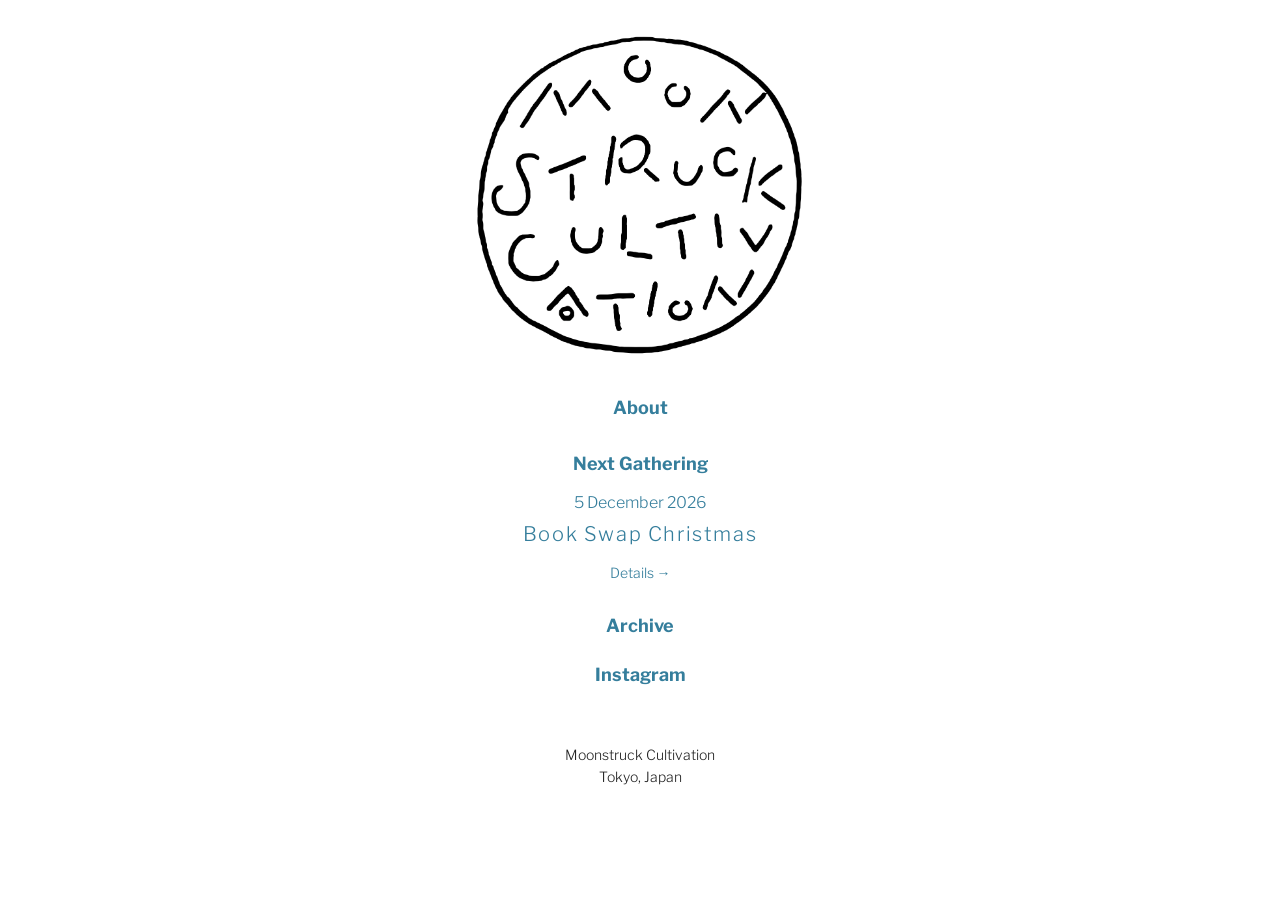
<file: index.html>
<!DOCTYPE html>
<html lang="en">
 <head>
  <meta charset="utf-8"/>
  <meta content="width=device-width, initial-scale=1.0" name="viewport"/>
  <title>
   Moonstruck Cultivation
  </title>
  <meta content="Moonstruck Cultivation — gatherings in Tokyo for art, craft, music, literature, philosophy, and more." name="description"/>
  <link href="favicon.png" rel="icon" type="image/png"/>
  <link href="https://fonts.googleapis.com" rel="preconnect"/>
  <link crossorigin="" href="https://fonts.gstatic.com" rel="preconnect"/>
  <link href="https://fonts.googleapis.com/css2?family=Libre+Franklin:wght@300;400;500&amp;display=swap" rel="stylesheet"/>
  <link href="style.css" rel="stylesheet"/>
 </head>
 <body>
  <main>
   <a aria-label="About Moonstruck Cultivation" class="logo" href="about.html">
    <img alt="Moonstruck Cultivation" src="logo.png"/>
   </a>
   <nav aria-label="Main navigation" class="main-nav">
    <a href="about.html">
     About
    </a>
<section aria-labelledby="next-gathering-heading" class="next-gathering">
  <a class="gathering-link" href="https://moonstruckcultivation.github.io/details_03.html" id="next-gathering-heading">
    <span class="menu-link">Next Gathering</span>
    <div class="event-details">
      <p class="date">
        5 December 2026
      </p>
      <h1>
        Book Swap Christmas
      </h1>
      <span class="details-link">
        Details →
      </span>
    </div>
  </a>
</section>
    <a href="archive.html">
     Archive
    </a>
    <a href="https://www.instagram.com/moonstruck_cultivation/" rel="noopener noreferrer" target="_blank">
     Instagram
    </a>
   </nav>
   <footer>
    Moonstruck Cultivation
    <br/>
    Tokyo, Japan
   </footer>
  </main>
 </body>
</html>
</file>
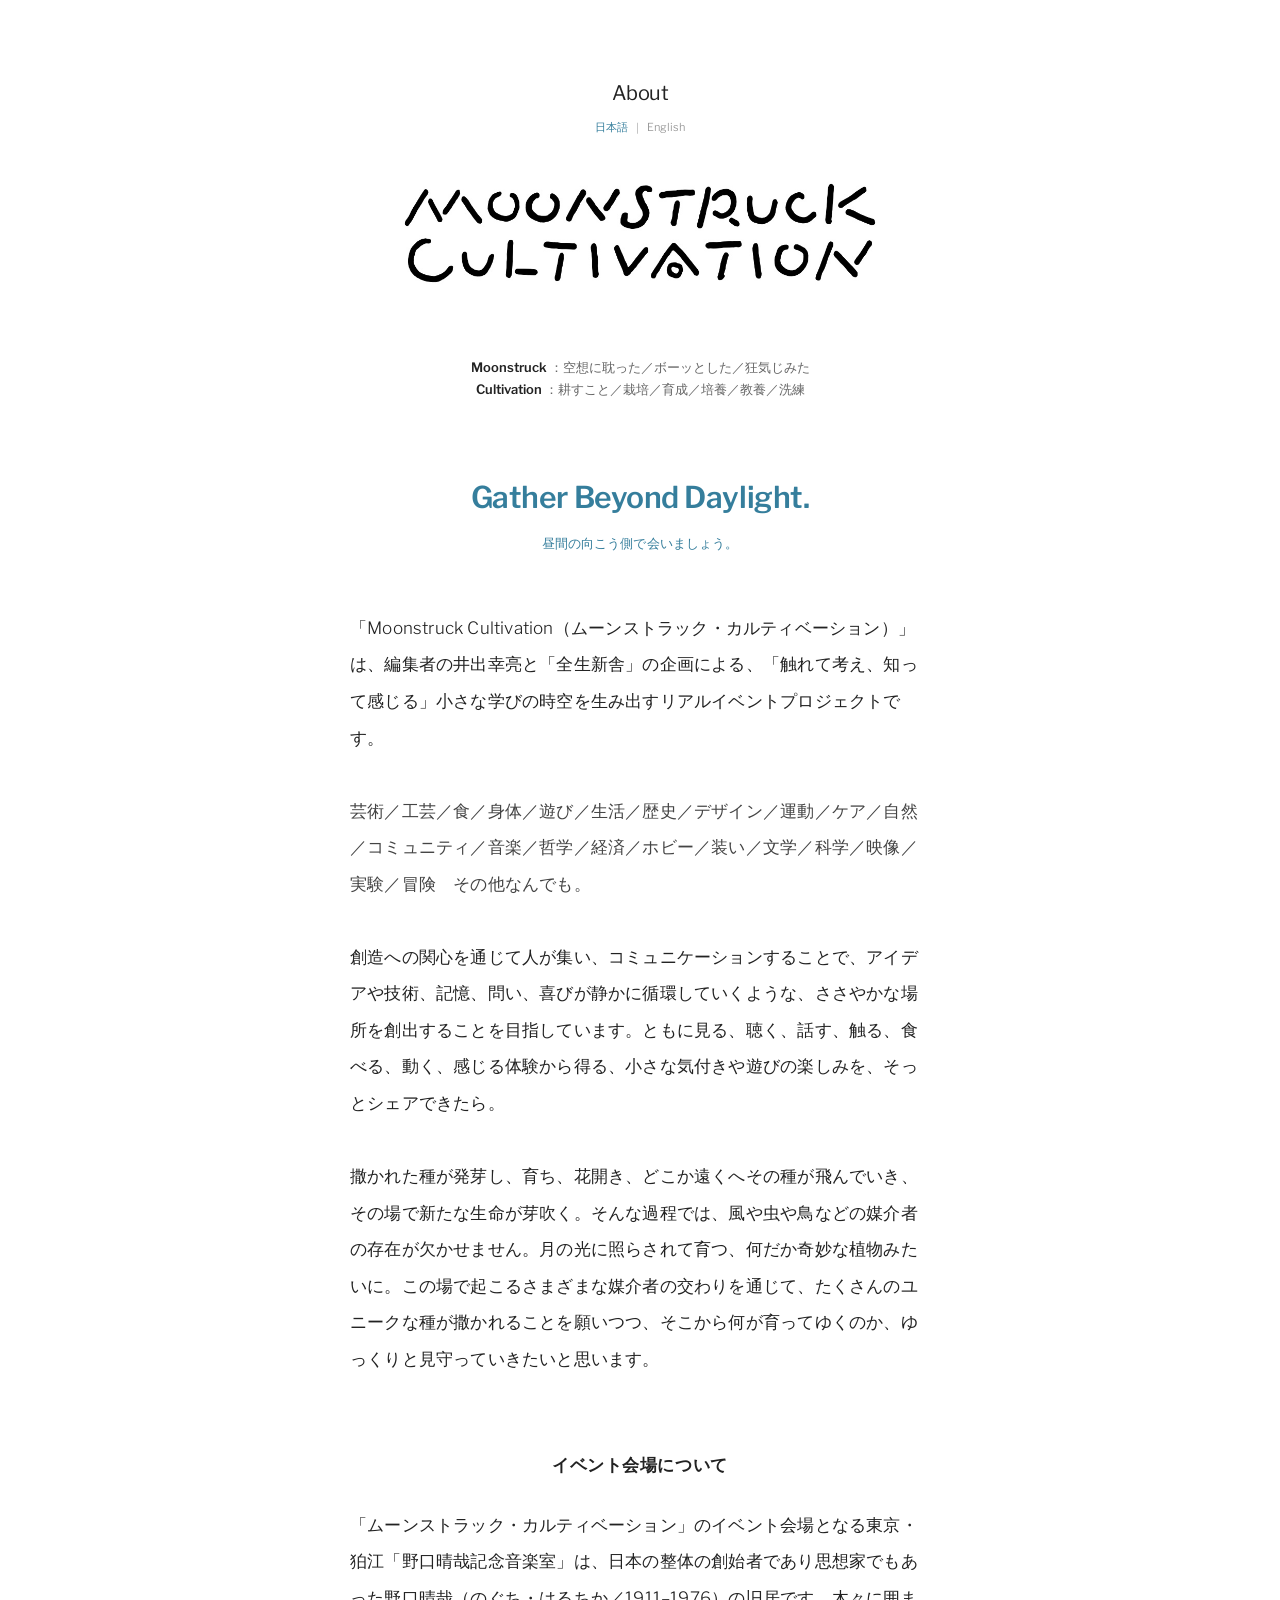
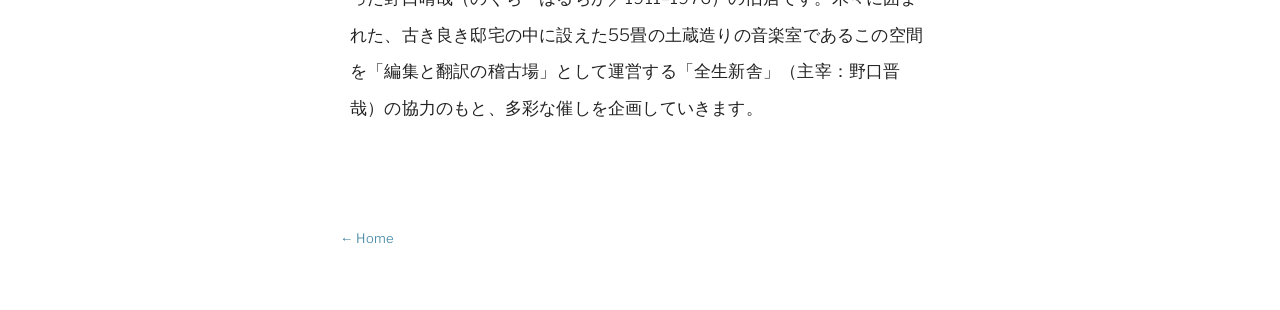
<file: about.html>
<!DOCTYPE html>
<html lang="ja">
 <head>
  <meta charset="utf-8"/>
  <meta content="width=device-width, initial-scale=1.0" name="viewport"/>
  <title>
   About — Moonstruck Cultivation
  </title>
  <meta content="Moonstruck Cultivationについて。触れて考え、知って感じる、小さな学びの時空を生み出すリアルイベントプロジェクトです。" name="description"/>
  <link href="favicon.png" rel="icon" type="image/png"/>
  <link href="https://fonts.googleapis.com" rel="preconnect"/>
  <link crossorigin="" href="https://fonts.gstatic.com" rel="preconnect"/>
  <link href="https://fonts.googleapis.com/css2?family=Libre+Franklin:wght@300;400;500&amp;display=swap" rel="stylesheet"/>
  <link href="style.css" rel="stylesheet"/>
 </head>
 <body>
  <main class="about-page">
   <header class="about-header">
    <h1 class="page-section-title about-title">
     About
    </h1>
    <nav aria-label="Language selection" class="language-switcher">
     <button aria-pressed="true" class="language-button is-active" data-language="ja" type="button">
      日本語
     </button>
     <span aria-hidden="true">
      ｜
     </span>
     <button aria-pressed="false" class="language-button" data-language="en" type="button">
      English
     </button>
    </nav>
    <div class="about-logo">
     <img alt="Moonstruck Cultivation" src="moonstruck-logo.jpg"/>
    </div>
   </header>
   <article class="language-content is-active" id="content-ja" lang="ja">
    <div aria-label="名称の意味" class="word-notes">
     <p>
      <span>
       Moonstruck
      </span>
      ：空想に耽った／ボーッとした／狂気じみた
     </p>
     <p>
      <span>
       Cultivation
      </span>
      ：耕すこと／栽培／育成／培養／教養／洗練
     </p>
    </div>
    <p class="tagline">
     Gather Beyond Daylight.
     <br/>
     <span>
      昼間の向こう側で会いましょう。
     </span>
    </p>
    <div class="about-copy">
     <p>
      「Moonstruck Cultivation（ムーンストラック・カルティベーション）」は、編集者の井出幸亮と「全生新舎」の企画による、「触れて考え、知って感じる」小さな学びの時空を生み出すリアルイベントプロジェクトです。
     </p>
     <p class="fields">
      芸術／工芸／食／身体／遊び／生活／歴史／デザイン／運動／ケア／自然／コミュニティ／音楽／哲学／経済／ホビー／装い／文学／科学／映像／実験／冒険　その他なんでも。
     </p>
     <p>
      創造への関心を通じて人が集い、コミュニケーションすることで、アイデアや技術、記憶、問い、喜びが静かに循環していくような、ささやかな場所を創出することを目指しています。ともに見る、聴く、話す、触る、食べる、動く、感じる体験から得る、小さな気付きや遊びの楽しみを、そっとシェアできたら。
     </p>
     <p>
      撒かれた種が発芽し、育ち、花開き、どこか遠くへその種が飛んでいき、その場で新たな生命が芽吹く。そんな過程では、風や虫や鳥などの媒介者の存在が欠かせません。月の光に照らされて育つ、何だか奇妙な植物みたいに。この場で起こるさまざまな媒介者の交わりを通じて、たくさんのユニークな種が撒かれることを願いつつ、そこから何が育ってゆくのか、ゆっくりと見守っていきたいと思います。
     </p>
    </div>
    <section aria-labelledby="venue-ja-title" class="venue-section">
     <h2 id="venue-ja-title">
      イベント会場について
     </h2>
     <p>
      「ムーンストラック・カルティベーション」のイベント会場となる東京・狛江「野口晴哉記念音楽室」は、日本の整体の創始者であり思想家でもあった野口晴哉（のぐち・はるちか／1911–1976）の旧居です。木々に囲まれた、古き良き邸宅の中に設えた55畳の土蔵造りの音楽室であるこの空間を「編集と翻訳の稽古場」として運営する「全生新舎」（主宰：野口晋哉）の協力のもと、多彩な催しを企画していきます。
     </p>
    </section>
   </article>
   <article class="language-content" hidden="" id="content-en" lang="en">
    <p class="tagline">
     Gather Beyond Daylight.
    </p>
    <div class="about-copy">
     <p>
      Moonstruck Cultivation is a real-world event project initiated by editor Kosuke Ide and Zensei Shinsha, creating intimate spaces for learning—
      <span class="accent-text">
       where touching becomes thinking, and knowing becomes feeling.
      </span>
     </p>
     <p class="fields">
      Art. Craft. Food. The body. Play. Everyday life. History. Design. Movement. Care. Nature. Community. Music. Philosophy. Economics. Hobbies. Dress. Literature. Science. Film. Experimentation. Adventure. Or anything else that invites curiosity.
     </p>
     <p>
      We imagine a modest place where people gather around a shared curiosity for making and creating; where ideas, skills, memories, questions, and quiet joys can circulate freely. Through seeing, listening, speaking, touching, eating, moving, and feeling together, we hope to share small discoveries and the quiet delight of play.
     </p>
     <p>
      A seed is sown. It germinates, grows, flowers, and one day releases its seeds to the wind, where they may take root somewhere far away. Along the way, wind, insects, birds, and countless unseen companions make the journey possible. In that sense, perhaps Moonstruck Cultivation is something like a strange plant, growing beneath the light of the moon.
     </p>
     <p>
      We hope this gathering can become a place of such quiet exchanges, where people become carriers of one another’s ideas, and where unexpected seeds are scattered into the world. We’d like to begin simply, slowly, and with joy—and see what grows.
     </p>
    </div>
    <section aria-labelledby="venue-en-title" class="venue-section">
     <h2 id="venue-en-title">
      About the Venue
     </h2>
     <p>
      Moonstruck Cultivation takes place at the Noguchi Haruchika Memorial Listening Theatre in Komae, Tokyo—the former residence of Haruchika Noguchi (1911–1976), the founder of Seitai and an influential Japanese thinker.
     </p>
     <p>
      Nestled among trees, the Music Room is a spacious, earthen-walled hall built in the traditional
      <i>
       dozo
      </i>
      style, set within a beautifully preserved residence. Today, it is cared for by Zensei Shinsha, an initiative directed by Shinya Noguchi that serves as a place for the practice of editing and translation.
     </p>
     <p>
      In collaboration with Zensei Shinsha, Moonstruck Cultivation will present a wide range of gatherings, conversations, and experiences in this singular setting.
     </p>
    </section>
   </article>
   <a class="back-link" href="index.html">
    ← Home
   </a>
  </main>
  <script src="script.js">
  </script>
 </body>
</html>
</file>
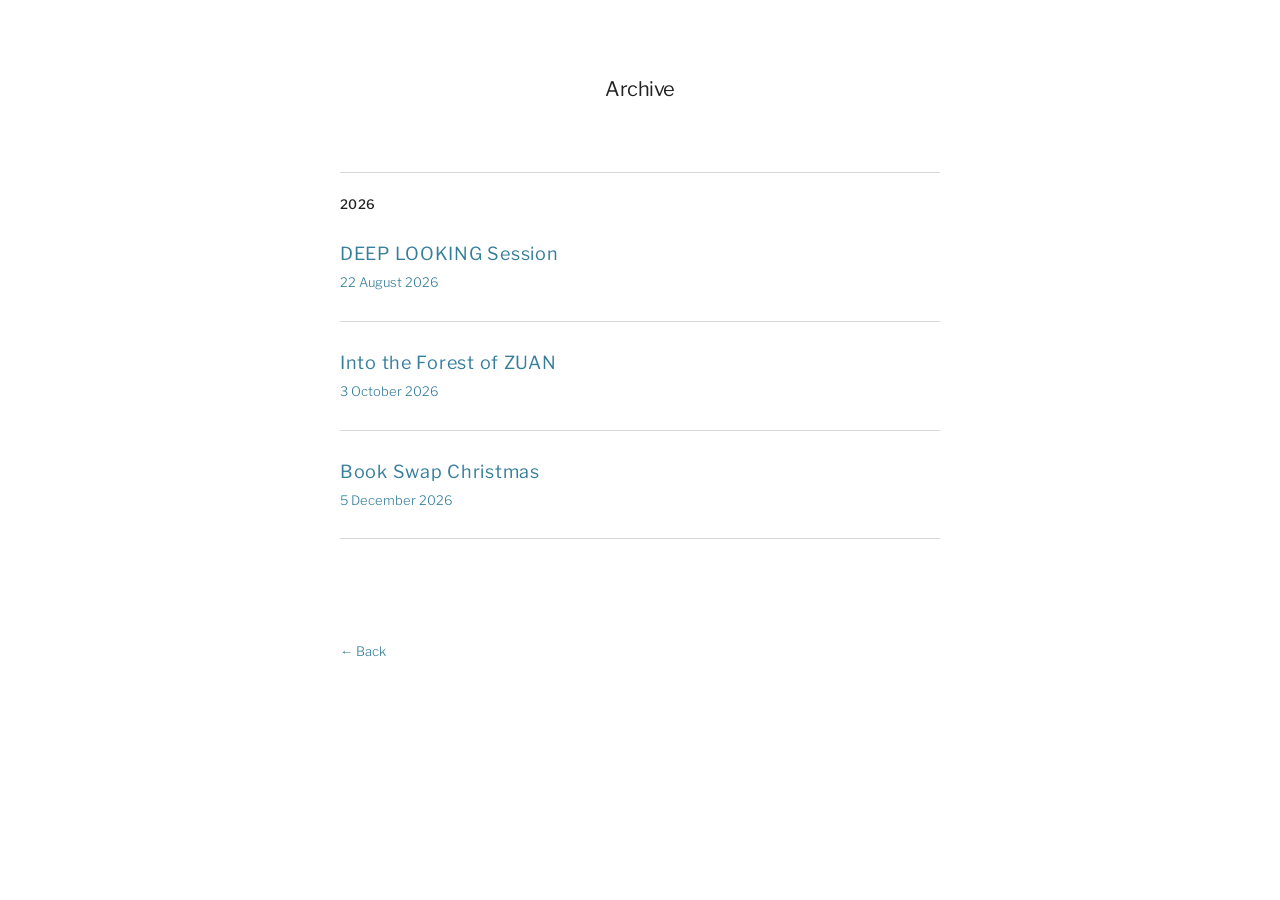
<file: archive.html>
<!DOCTYPE html>
<html lang="en">
<head>
  <meta charset="utf-8"/>
  <meta name="viewport" content="width=device-width, initial-scale=1.0"/>

  <title>Archive — Moonstruck Cultivation</title>

  <meta
    name="description"
    content="Archive of Moonstruck Cultivation gatherings."
  />

  <link href="favicon.png" rel="icon" type="image/png"/>

  <link href="https://fonts.googleapis.com" rel="preconnect"/>
  <link href="https://fonts.gstatic.com" rel="preconnect" crossorigin/>

  <link
    href="https://fonts.googleapis.com/css2?family=Libre+Franklin:wght@300;400;500&display=swap"
    rel="stylesheet"
  />

  <link href="style.css" rel="stylesheet"/>
</head>

<body>

  <main class="archive-page">

    <header class="archive-header">
      <h1 class="page-section-title archive-page-title">
        Archive
      </h1>
    </header>

    <section class="archive-section" aria-labelledby="archive-2026">

      <h2 class="archive-year" id="archive-2026">
        2026
      </h2>

      <ul class="archive-list">

        <li class="archive-item">
          <a href="details_01.html">
            <span class="archive-title">
              DEEP LOOKING Session
            </span>

            <span class="archive-date">
              22 August 2026
            </span>
          </a>
        </li>

        <li class="archive-item">
        
          <a href="details_02.html">
            <span class="archive-title">
              Into the Forest of ZUAN
            </span>

            <span class="archive-date">
              3 October 2026
            </span>
          </a>
        </li>

         <li class="archive-item">
        
          <a href="details_03.html">
            <span class="archive-title">
              Book Swap Christmas
            </span>

            <span class="archive-date">
              5 December 2026
            </span>
          </a>
        </li>
      </ul>

    </section>

    <a class="back-link" href="index.html">
      ← Back
    </a>

  </main>

</body>
</html>
</file>
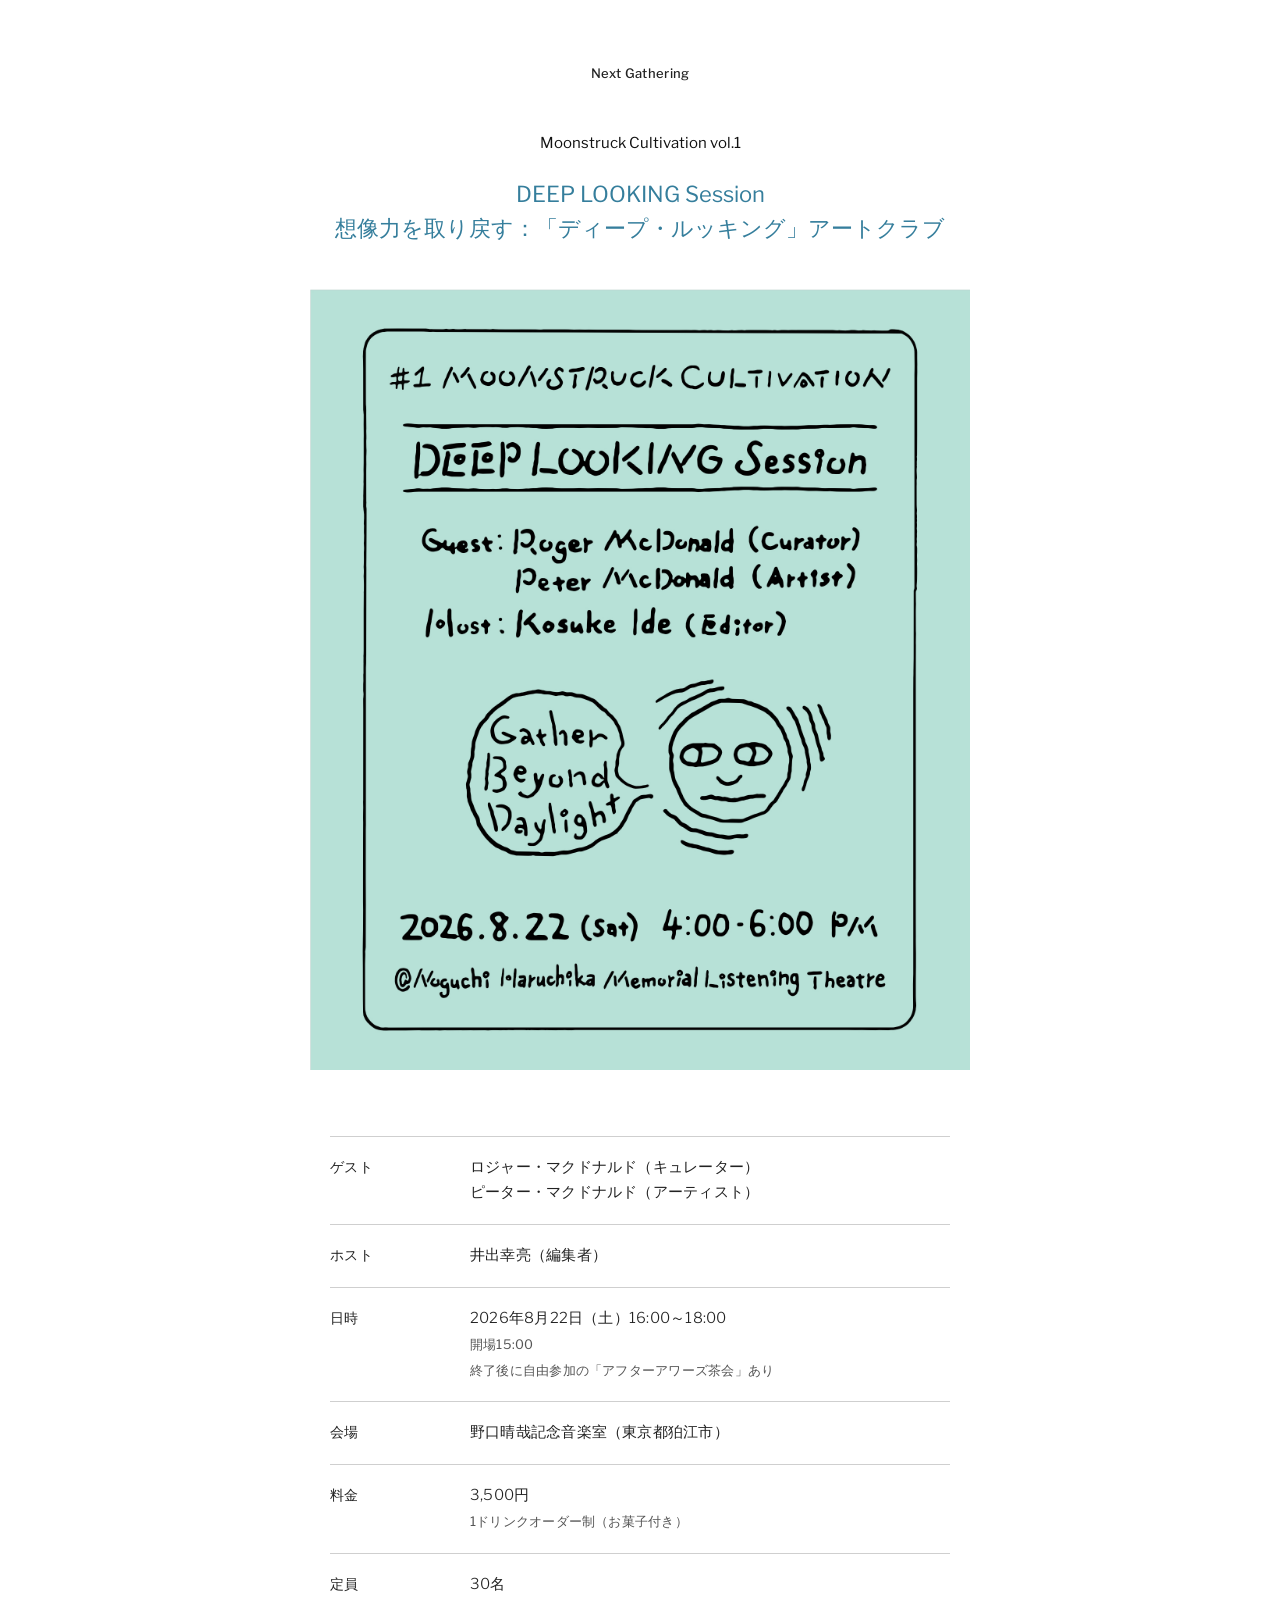
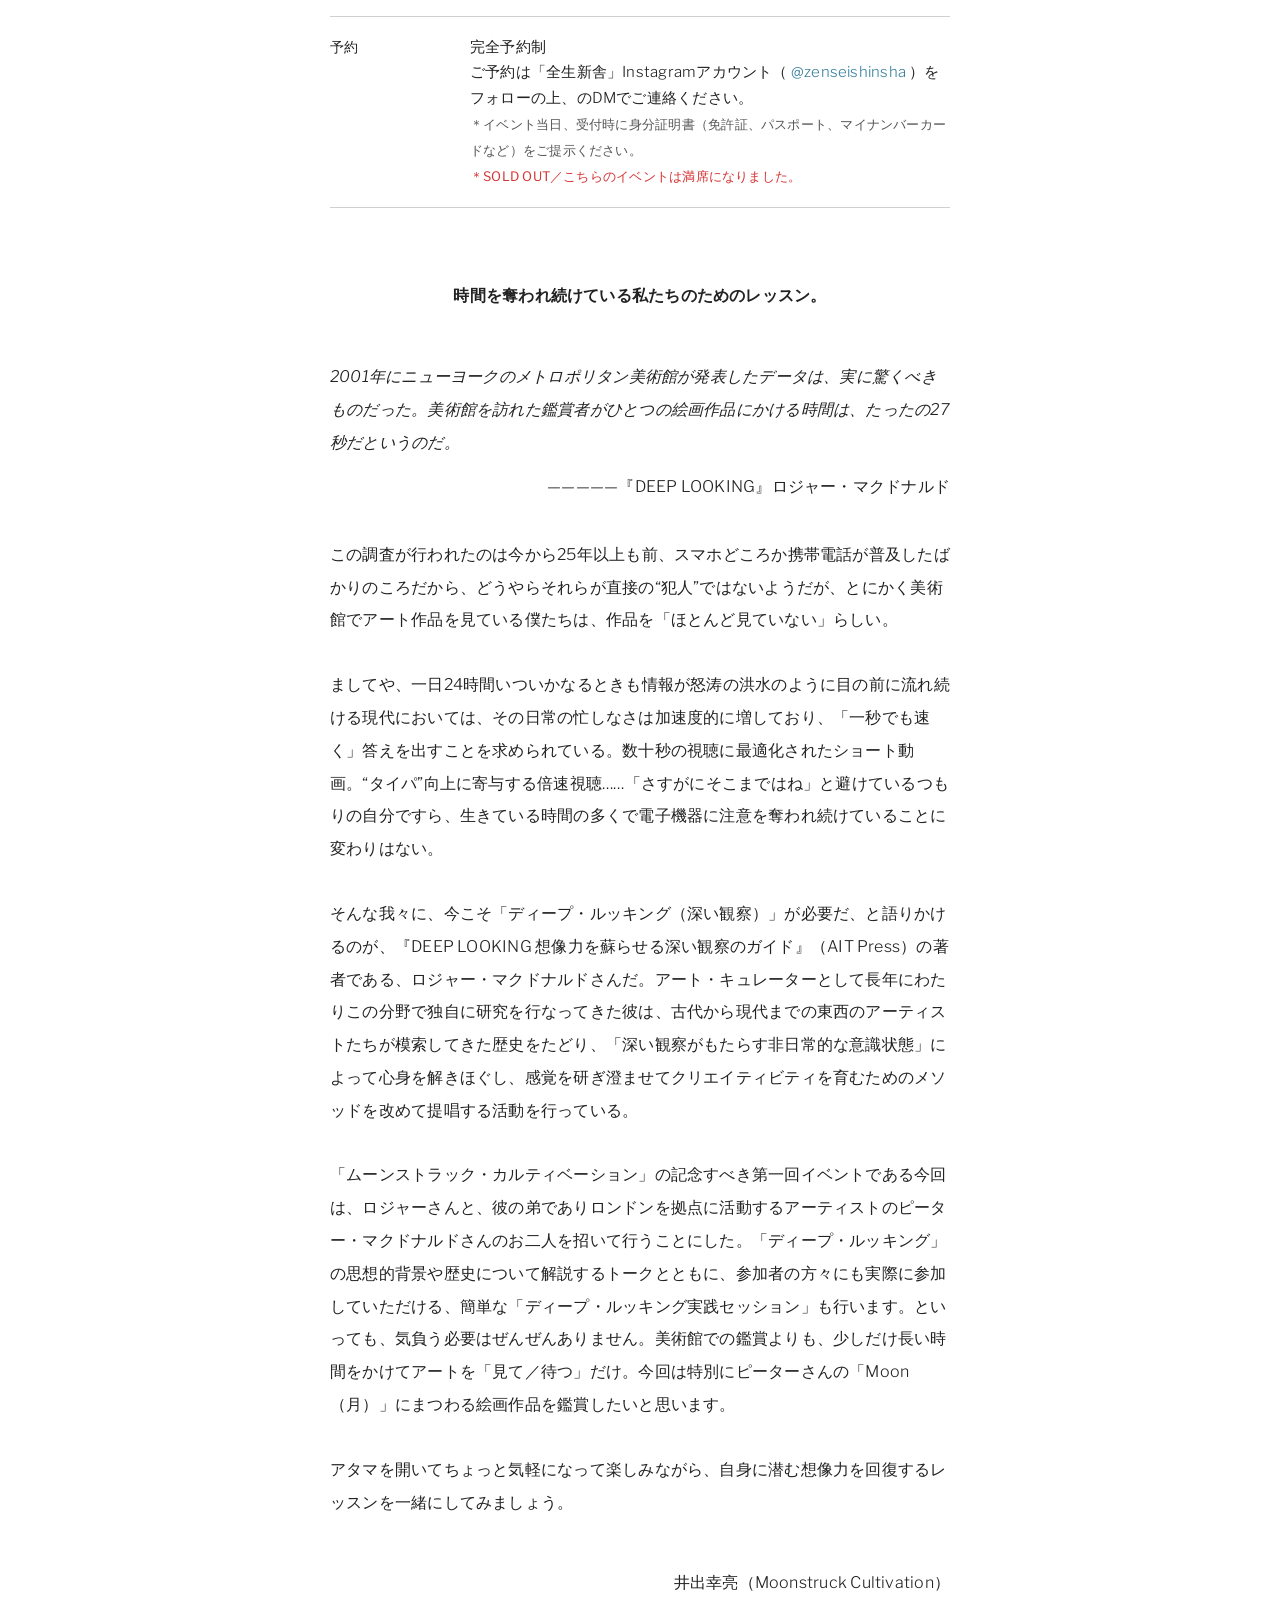
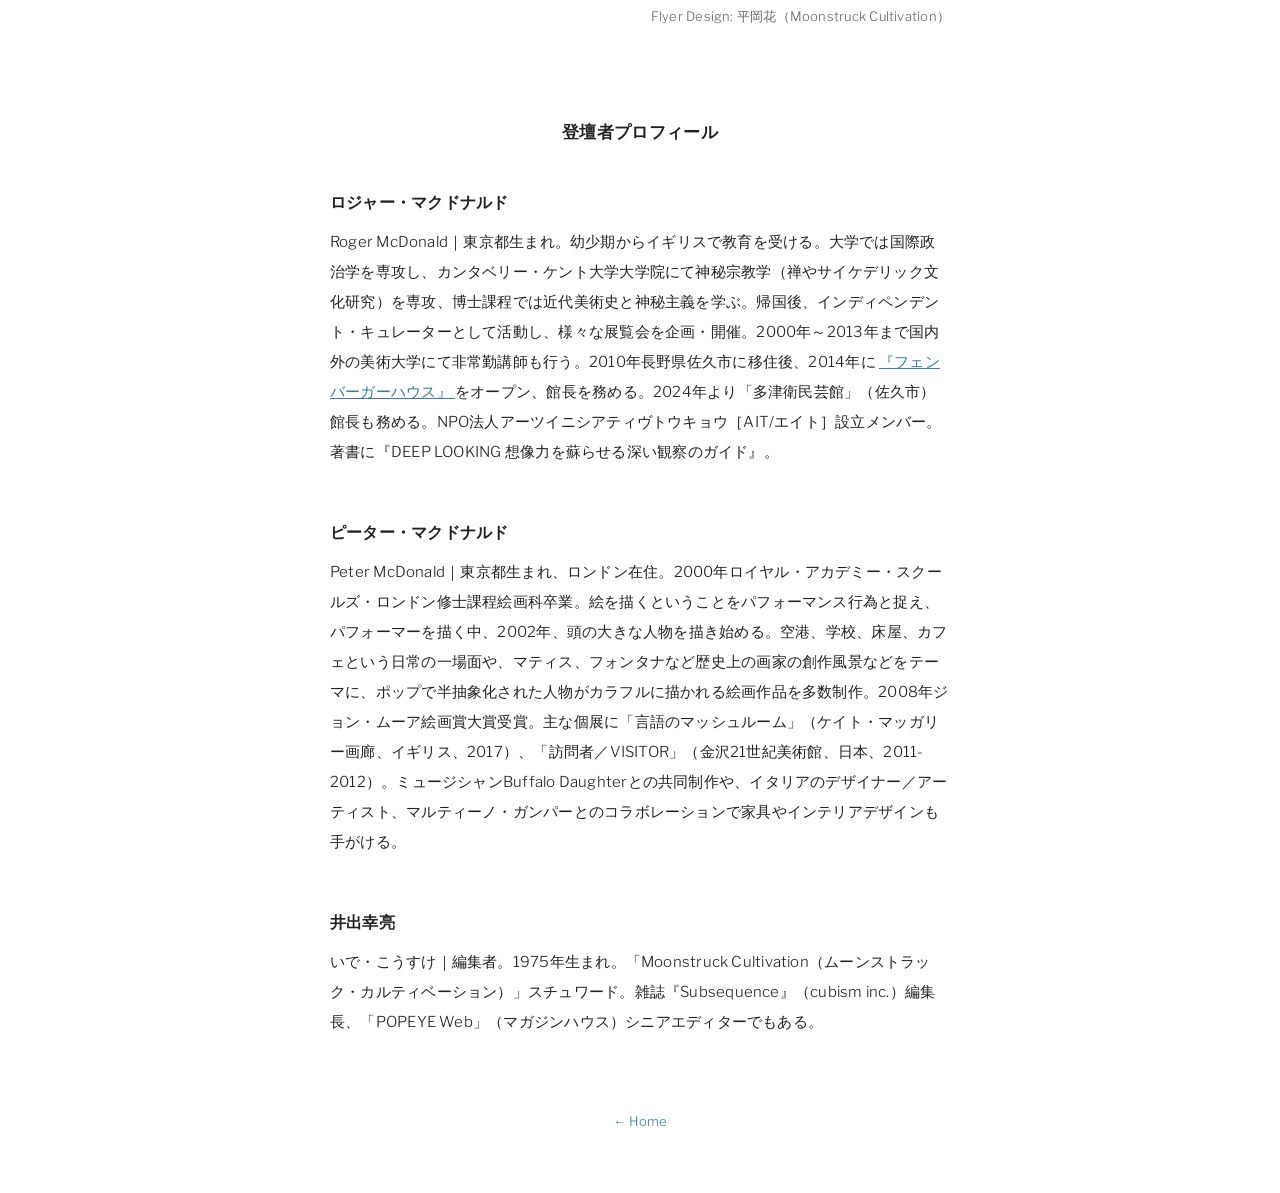
<file: details_01.html>
<!DOCTYPE html>
<html lang="ja">
 <head>
  <meta charset="utf-8"/>
  <meta content="width=device-width, initial-scale=1.0" name="viewport"/>
  <title>
   Deep Looking Session — Moonstruck Cultivation
  </title>
  <meta content="2026年8月22日に野口晴哉記念音楽室で開催する、Moonstruck Cultivation vol.1『DEEP LOOKING Session』のご案内。" name="description"/>
  <link href="favicon.png" rel="icon" type="image/png"/>
  <link href="https://fonts.googleapis.com" rel="preconnect"/>
  <link crossorigin="" href="https://fonts.gstatic.com" rel="preconnect"/>
  <link href="https://fonts.googleapis.com/css2?family=Libre+Franklin:wght@300;400;500&amp;display=swap" rel="stylesheet"/>
  <link href="style.css" rel="stylesheet"/>
 </head>
 <body>
  <main class="details-page">
   <header class="details-header">
    <h1 class="page-section-title details-kicker">
     Next Gathering
    </h1>
    <div aria-label="Moonstruck Cultivation vol.1, Deep Looking Session" class="details-event-heading">
     <p class="details-event-series">
      Moonstruck Cultivation vol.1
     </p>
     <p>
      DEEP LOOKING Session
     </p>
     <p lang="ja">
      想像力を取り戻す：「ディープ・ルッキング」アートクラブ
     </p>
    </div>
   </header>
   <a aria-label="フライヤーを原寸で開く" class="flyer-link" href="img/deep-looking-session.jpg">
    <img alt="Moonstruck Cultivation vol.1 DEEP LOOKING Session フライヤー" class="event-flyer" src="/img/deep-looking-session.jpg"/>
   </a>
   <section aria-label="イベント詳細" class="event-copy">
    <section aria-label="開催情報" class="event-information">
     <dl class="event-list">
      <div>
       <dt>
        ゲスト
       </dt>
       <dd>
        ロジャー・マクドナルド（キュレーター）
        <br/>
        ピーター・マクドナルド（アーティスト）
       </dd>
      </div>
      <div>
       <dt>
        ホスト
       </dt>
       <dd>
        井出幸亮（編集者）
       </dd>
      </div>
      <div>
       <dt>
        日時
       </dt>
       <dd>
        2026年8月22日（土）16:00～18:00
        <br/>
        <span>
         開場15:00
         <br/>
         終了後に自由参加の「アフターアワーズ茶会」あり
        </span>
       </dd>
      </div>
      <div>
       <dt>
        会場
       </dt>
       <dd>
        野口晴哉記念音楽室（東京都狛江市）
       </dd>
      </div>
      <div>
       <dt>
        料金
       </dt>
       <dd>
        3,500円
        <br/>
        <span>
         1ドリンクオーダー制（お菓子付き）
        </span>
       </dd>
      </div>
      <div>
       <dt>
        定員
       </dt>
       <dd>
        30名
       </dd>
      </div>
      <div>
       <dt>
        予約
       </dt>
       <dd>
        完全予約制
        <br/>
        ご予約は「全生新舎」Instagramアカウント（
        <a href="https://www.instagram.com/zenseishinsha/" rel="noopener noreferrer" target="_blank">
         @zenseishinsha
        </a>
        ）をフォローの上、のDMでご連絡ください。
        <br/>
        <span>
         ＊イベント当日、受付時に身分証明書（免許証、パスポート、マイナンバーカードなど）をご提示ください。
         <br/>
         <span class="soldout">
          ＊SOLD OUT／こちらのイベントは満席になりました。
         </span>
        </span>
       </dd>
      </div>
     </dl>
    </section>
    <div class="event-description">
     <h2 class="event-description-title">
      時間を奪われ続けている私たちのためのレッスン。
     </h2>
     <div class="event-description-quote">
      <p>
       2001年にニューヨークのメトロポリタン美術館が発表したデータは、実に驚くべきものだった。美術館を訪れた鑑賞者がひとつの絵画作品にかける時間は、たったの27秒だというのだ。
      </p>
      <p>
       ―――――『DEEP LOOKING』ロジャー・マクドナルド
      </p>
     </div>
     <p>
      この調査が行われたのは今から25年以上も前、スマホどころか携帯電話が普及したばかりのころだから、どうやらそれらが直接の“犯人”ではないようだが、とにかく美術館でアート作品を見ている僕たちは、作品を「ほとんど見ていない」らしい。
     </p>
     <p>
      ましてや、一日24時間いついかなるときも情報が怒涛の洪水のように目の前に流れ続ける現代においては、その日常の忙しなさは加速度的に増しており、「一秒でも速く」答えを出すことを求められている。数十秒の視聴に最適化されたショート動画。“タイパ”向上に寄与する倍速視聴……「さすがにそこまではね」と避けているつもりの自分ですら、生きている時間の多くで電子機器に注意を奪われ続けていることに変わりはない。
     </p>
     <p>
      そんな我々に、今こそ「ディープ・ルッキング（深い観察）」が必要だ、と語りかけるのが、『DEEP LOOKING 想像力を蘇らせる深い観察のガイド』（AIT Press）の著者である、ロジャー・マクドナルドさんだ。アート・キュレーターとして長年にわたりこの分野で独自に研究を行なってきた彼は、古代から現代までの東西のアーティストたちが模索してきた歴史をたどり、「深い観察がもたらす非日常的な意識状態」によって心身を解きほぐし、感覚を研ぎ澄ませてクリエイティビティを育むためのメソッドを改めて提唱する活動を行っている。
     </p>
     <p>
      「ムーンストラック・カルティベーション」の記念すべき第一回イベントである今回は、ロジャーさんと、彼の弟でありロンドンを拠点に活動するアーティストのピーター・マクドナルドさんのお二人を招いて行うことにした。「ディープ・ルッキング」の思想的背景や歴史について解説するトークとともに、参加者の方々にも実際に参加していただける、簡単な「ディープ・ルッキング実践セッション」も行います。といっても、気負う必要はぜんぜんありません。美術館での鑑賞よりも、少しだけ長い時間をかけてアートを「見て／待つ」だけ。今回は特別にピーターさんの「Moon（月）」にまつわる絵画作品を鑑賞したいと思います。
     </p>
     <p>
      アタマを開いてちょっと気軽になって楽しみながら、自身に潜む想像力を回復するレッスンを一緒にしてみましょう。
     </p>
     <p class="event-description-signature">
      井出幸亮（Moonstruck Cultivation）
      <br/>
      <span style="font-size:13px; color:#666;">
       Flyer Design: 平岡花（Moonstruck Cultivation）
      </span>
     </p>
    </div>
    <section aria-labelledby="profiles-title" class="profiles">
     <h2 id="profiles-title">
      登壇者プロフィール
     </h2>
     <article class="profile">
      <h3>
       ロジャー・マクドナルド
      </h3>
      <p>
       Roger McDonald｜東京都生まれ。幼少期からイギリスで教育を受ける。大学では国際政治学を専攻し、カンタベリー・ケント大学大学院にて神秘宗教学（禅やサイケデリック文化研究）を専攻、博士課程では近代美術史と神秘主義を学ぶ。帰国後、インディペンデント・キュレーターとして活動し、様々な展覧会を企画・開催。2000年～2013年まで国内外の美術大学にて非常勤講師も行う。2010年長野県佐久市に移住後、2014年に
       <a href="https://www.fenbergerhouse.com/" rel="noopener noreferrer" target="_blank">
        『フェンバーガーハウス』
       </a>
       をオープン、館長を務める。2024年より「多津衛民芸館」（佐久市）館長も務める。NPO法人アーツイニシアティヴトウキョウ［AIT/エイト］設立メンバー。著書に『DEEP LOOKING 想像力を蘇らせる深い観察のガイド』。
      </p>
     </article>
     <article class="profile">
      <h3>
       ピーター・マクドナルド
      </h3>
      <p>
       Peter McDonald｜東京都生まれ、ロンドン在住。2000年ロイヤル・アカデミー・スクールズ・ロンドン修士課程絵画科卒業。絵を描くということをパフォーマンス行為と捉え、パフォーマーを描く中、2002年、頭の大きな人物を描き始める。空港、学校、床屋、カフェという日常の一場面や、マティス、フォンタナなど歴史上の画家の創作風景などをテーマに、ポップで半抽象化された人物がカラフルに描かれる絵画作品を多数制作。2008年ジョン・ムーア絵画賞大賞受賞。主な個展に「言語のマッシュルーム」（ケイト・マッガリー画廊、イギリス、2017）、「訪問者／VISITOR」（金沢21世紀美術館、日本、2011-2012）。ミュージシャンBuffalo Daughterとの共同制作や、イタリアのデザイナー／アーティスト、マルティーノ・ガンパーとのコラボレーションで家具やインテリアデザインも手がける。
      </p>
     </article>
     <article class="profile">
      <h3>
       井出幸亮
      </h3>
      <p>
       いで・こうすけ｜編集者。1975年生まれ。「Moonstruck Cultivation（ムーンストラック・カルティベーション）」スチュワード。雑誌『Subsequence』（cubism inc.）編集長、「POPEYE Web」（マガジンハウス）シニアエディターでもある。
      </p>
     </article>
    </section>
   </section>
   <a class="back-link details-back-link" href="index.html">
    ← Home
   </a>
  </main>
 </body>
</html>
</file>
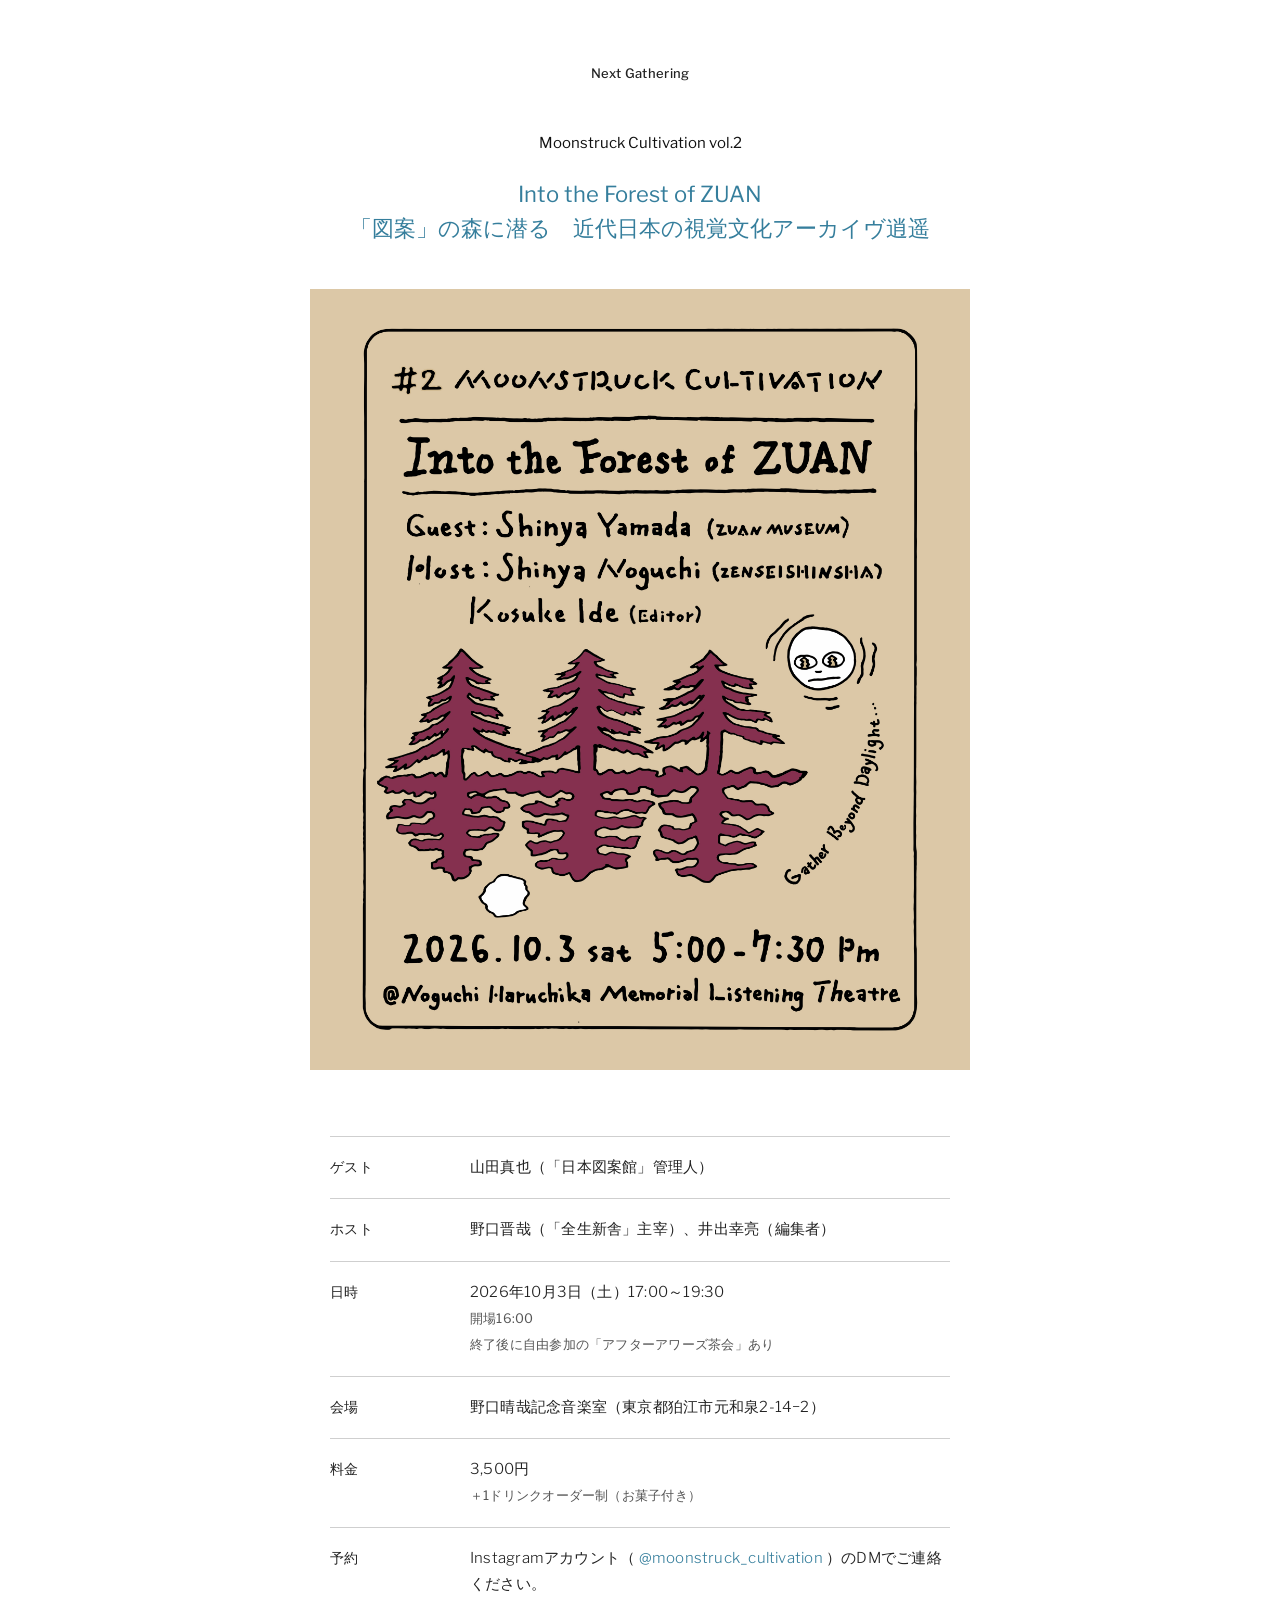
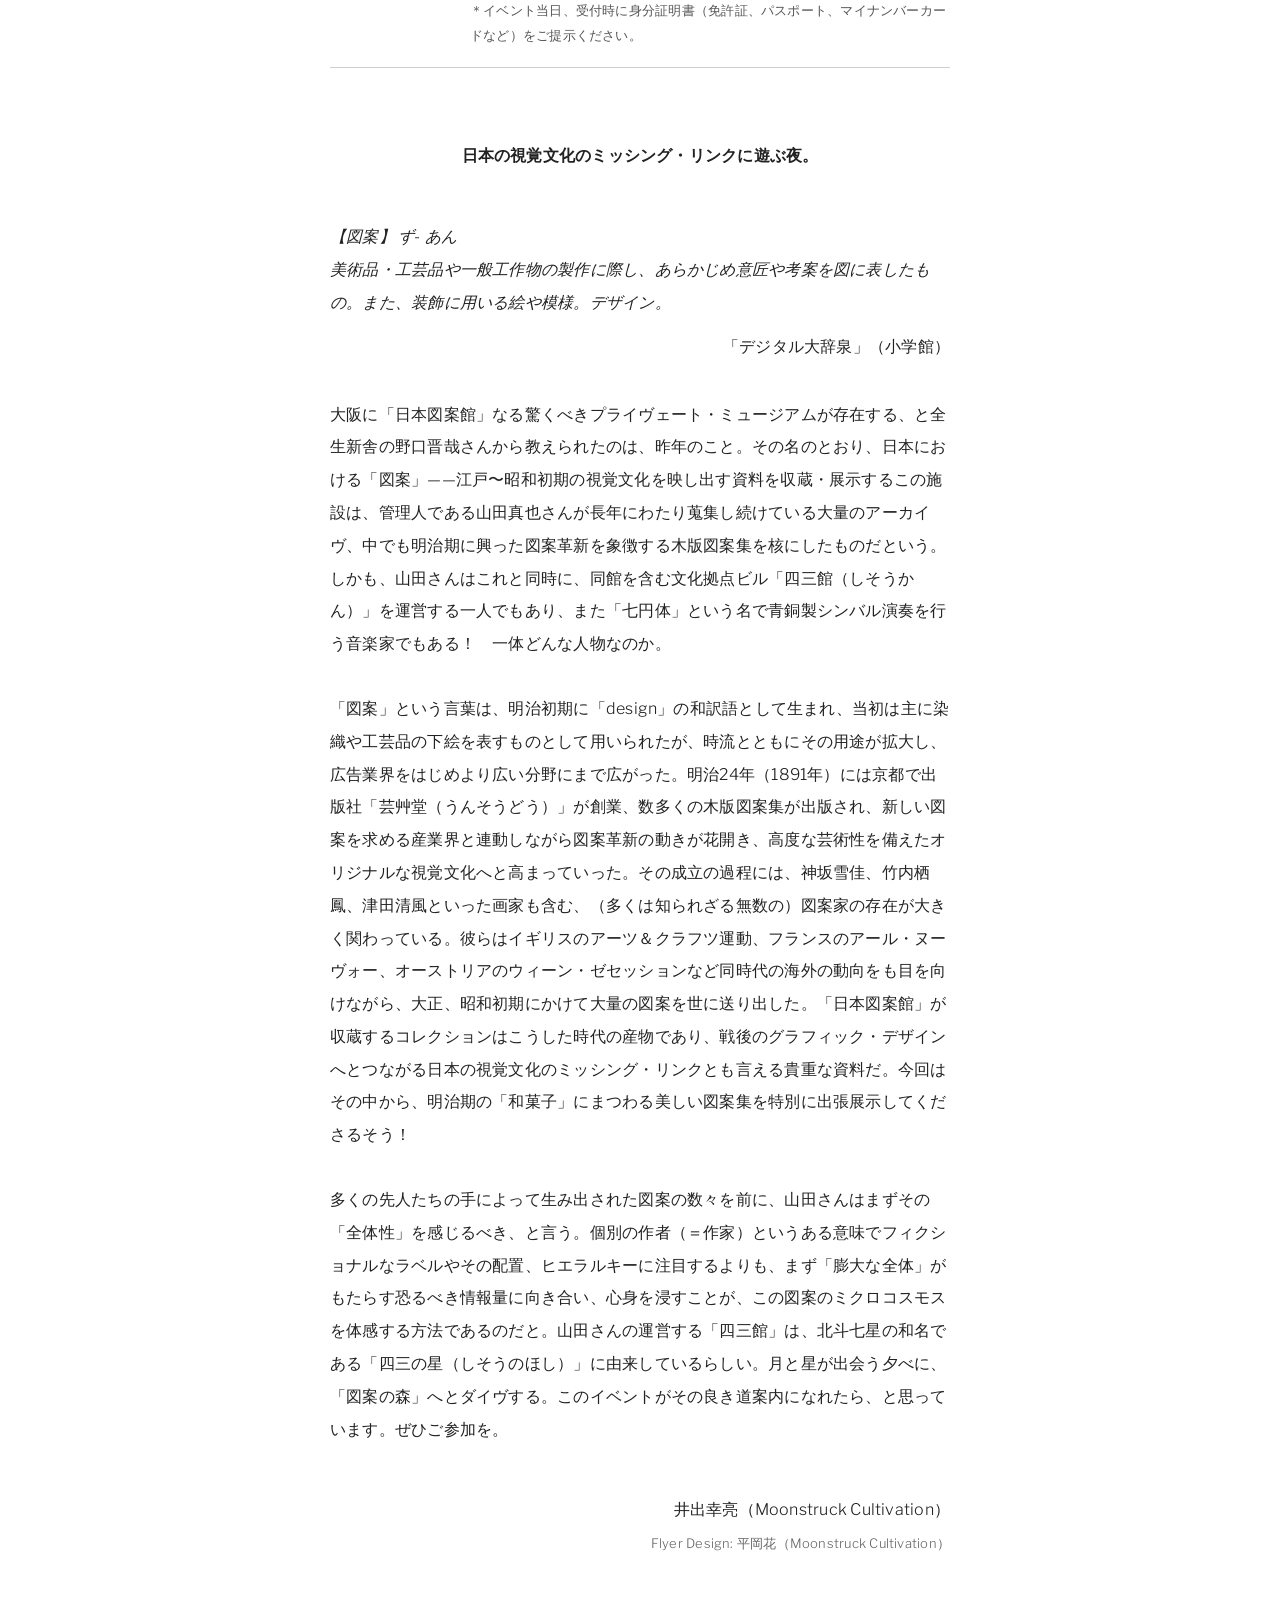
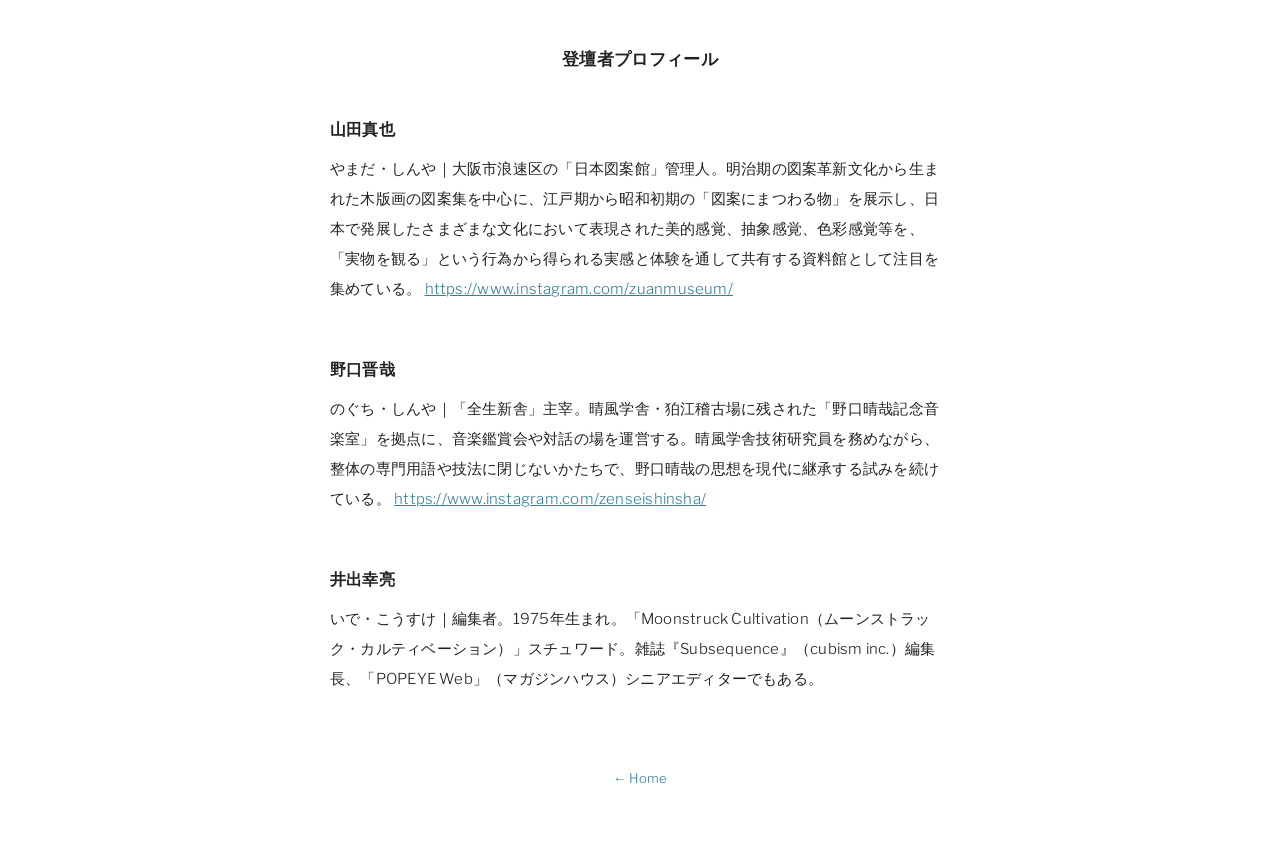
<file: details_02.html>
<!DOCTYPE html>
<html lang="ja">
 <head>
  <meta charset="utf-8"/>
  <meta content="width=device-width, initial-scale=1.0" name="viewport"/>
  <title>
   Into the Forest of ZUAN — Moonstruck Cultivation
  </title>
  <link href="favicon.png" rel="icon" type="image/png"/>
  <link href="https://fonts.googleapis.com" rel="preconnect"/>
  <link crossorigin="" href="https://fonts.gstatic.com" rel="preconnect"/>
  <link href="https://fonts.googleapis.com/css2?family=Libre+Franklin:wght@300;400;500&amp;display=swap" rel="stylesheet"/>
  <link href="style.css" rel="stylesheet"/>
 </head>
 <body>
  <main class="details-page">
   <header class="details-header">
    <h1 class="page-section-title details-kicker">
     Next Gathering
    </h1>
    <div aria-label="Moonstruck Cultivation vol.2, Into the Forest of ZUAN" class="details-event-heading">
     <p class="details-event-series">
      Moonstruck Cultivation vol.2
     </p>
     <p>
      Into the Forest of ZUAN
     </p>
     <p lang="ja">
      「図案」の森に潜る　近代日本の視覚文化アーカイヴ逍遥
     </p>
    </div>
   </header>
   <a aria-label="フライヤーを原寸で開く" class="flyer-link" href="img/Into-the-forest-of-zuan.jpg">
    <img alt="Moonstruck Cultivation vol.2 Into the Forest of ZUAN" class="event-flyer" src="/img/Into-the-forest-of-zuan.jpg"/>
   </a>
   <section aria-label="イベント詳細" class="event-copy">
    <section aria-label="開催情報" class="event-information">
     <dl class="event-list">
      <div>
       <dt>
        ゲスト
       </dt>
       <dd>
        山田真也（「日本図案館」管理人）
       </dd>
      </div>
      <div>
       <dt>
        ホスト
       </dt>
       <dd>
        野口晋哉（「全生新舎」主宰）、井出幸亮（編集者）
       </dd>
      </div>
      <div>
       <dt>
        日時
       </dt>
       <dd>
        2026年10月3日（土）17:00～19:30
        <br/>
        <span>
         開場16:00 
         <br/>
         終了後に自由参加の「アフターアワーズ茶会」あり
        </span>
       </dd>
      </div>
      <div>
       <dt>
        会場
       </dt>
       <dd>
        野口晴哉記念音楽室（東京都狛江市元和泉2-14−2）
       </dd>
      </div>
      <div>
       <dt>
        料金
       </dt>
       <dd>
        3,500円
        <br/>
        <span>
         ＋1ドリンクオーダー制（お菓子付き）
        </span>
       </dd>
      </div>
      <div>
       <dt>
        予約
       </dt>
       <dd>
        Instagramアカウント（
        <a href="https://www.instagram.com/moonstruck_cultivation/" rel="noopener noreferrer" target="_blank">@moonstruck_cultivation</a>
        ）のDMでご連絡ください。
        <br/>
        <span>
         ＊イベント当日、受付時に身分証明書（免許証、パスポート、マイナンバーカードなど）をご提示ください。
         <br/>
        </span>
       </dd>
      </div>
     </dl>
    </section>
    <div class="event-description">
     <h2 class="event-description-title">
      日本の視覚文化のミッシング・リンクに遊ぶ夜。
     </h2>
     <div class="event-description-quote">
      <p>
       【図案】 ず‐あん<br/>
       美術品・工芸品や一般工作物の製作に際し、あらかじめ意匠や考案を図に表したもの。また、装飾に用いる絵や模様。デザイン。
      </p>
      <p>
       「デジタル大辞泉」（小学館）
      </p>
     </div>
     <p>
      大阪に「日本図案館」なる驚くべきプライヴェート・ミュージアムが存在する、と全生新舎の野口晋哉さんから教えられたのは、昨年のこと。その名のとおり、日本における「図案」――江戸〜昭和初期の視覚文化を映し出す資料を収蔵・展示するこの施設は、管理人である山田真也さんが長年にわたり蒐集し続けている大量のアーカイヴ、中でも明治期に興った図案革新を象徴する木版図案集を核にしたものだという。しかも、山田さんはこれと同時に、同館を含む文化拠点ビル「四三館（しそうかん）」を運営する一人でもあり、また「七円体」という名で青銅製シンバル演奏を行う音楽家でもある！　一体どんな人物なのか。
     </p>
     <p>
      「図案」という言葉は、明治初期に「design」の和訳語として生まれ、当初は主に染織や工芸品の下絵を表すものとして用いられたが、時流とともにその用途が拡大し、広告業界をはじめより広い分野にまで広がった。明治24年（1891年）には京都で出版社「芸艸堂（うんそうどう）」が創業、数多くの木版図案集が出版され、新しい図案を求める産業界と連動しながら図案革新の動きが花開き、高度な芸術性を備えたオリジナルな視覚文化へと高まっていった。その成立の過程には、神坂雪佳、竹内栖鳳、津田清風といった画家も含む、（多くは知られざる無数の）図案家の存在が大きく関わっている。彼らはイギリスのアーツ＆クラフツ運動、フランスのアール・ヌーヴォー、オーストリアのウィーン・ゼセッションなど同時代の海外の動向をも目を向けながら、大正、昭和初期にかけて大量の図案を世に送り出した。「日本図案館」が収蔵するコレクションはこうした時代の産物であり、戦後のグラフィック・デザインへとつながる日本の視覚文化のミッシング・リンクとも言える貴重な資料だ。今回はその中から、明治期の「和菓子」にまつわる美しい図案集を特別に出張展示してくださるそう！
     </p>
     <p>
      多くの先人たちの手によって生み出された図案の数々を前に、山田さんはまずその「全体性」を感じるべき、と言う。個別の作者（＝作家）というある意味でフィクショナルなラベルやその配置、ヒエラルキーに注目するよりも、まず「膨大な全体」がもたらす恐るべき情報量に向き合い、心身を浸すことが、この図案のミクロコスモスを体感する方法であるのだと。山田さんの運営する「四三館」は、北斗七星の和名である「四三の星（しそうのほし）」に由来しているらしい。月と星が出会う夕べに、「図案の森」へとダイヴする。このイベントがその良き道案内になれたら、と思っています。ぜひご参加を。
     </p>
     <p class="event-description-signature">
      井出幸亮（Moonstruck Cultivation）
      <br/>
      <span style="font-size:13px; color:#666;">
       Flyer Design: 平岡花（Moonstruck Cultivation）
      </span>
     </p>
    </div>
    <section aria-labelledby="profiles-title" class="profiles">
     <h2 id="profiles-title">
      登壇者プロフィール
     </h2>
     <article class="profile">
      <h3>
       山田真也
      </h3>
      <p>
       やまだ・しんや｜大阪市浪速区の「日本図案館」管理人。明治期の図案革新文化から生まれた木版画の図案集を中心に、江戸期から昭和初期の「図案にまつわる物」を展示し、日本で発展したさまざまな文化において表現された美的感覚、抽象感覚、色彩感覚等を、「実物を観る」という行為から得られる実感と体験を通して共有する資料館として注目を集めている。
       <a href="https://www.instagram.com/zuanmuseum/" rel="noopener noreferrer" target="_blank">https://www.instagram.com/zuanmuseum/</a>
      </p>
     </article>
     <article class="profile">
      <h3>
       野口晋哉
      </h3>
      <p>
      のぐち・しんや｜「全生新舎」主宰。晴風学舎・狛江稽古場に残された「野口晴哉記念音楽室」を拠点に、音楽鑑賞会や対話の場を運営する。晴風学舎技術研究員を務めながら、整体の専門用語や技法に閉じないかたちで、野口晴哉の思想を現代に継承する試みを続けている。
      <a href="https://www.instagram.com/zenseishinsha/" rel="noopener noreferrer" target="_blank">https://www.instagram.com/zenseishinsha/</a>
      </p>
     </article>
     <article class="profile">
      <h3>
       井出幸亮
      </h3>
      <p>
       いで・こうすけ｜編集者。1975年生まれ。「Moonstruck Cultivation（ムーンストラック・カルティベーション）」スチュワード。雑誌『Subsequence』（cubism inc.）編集長、「POPEYE Web」（マガジンハウス）シニアエディターでもある。
      </p>
     </article>
    </section>
   </section>
   <a class="back-link details-back-link" href="index.html">
    ← Home
   </a>
  </main>
 </body>
</html>
</file>
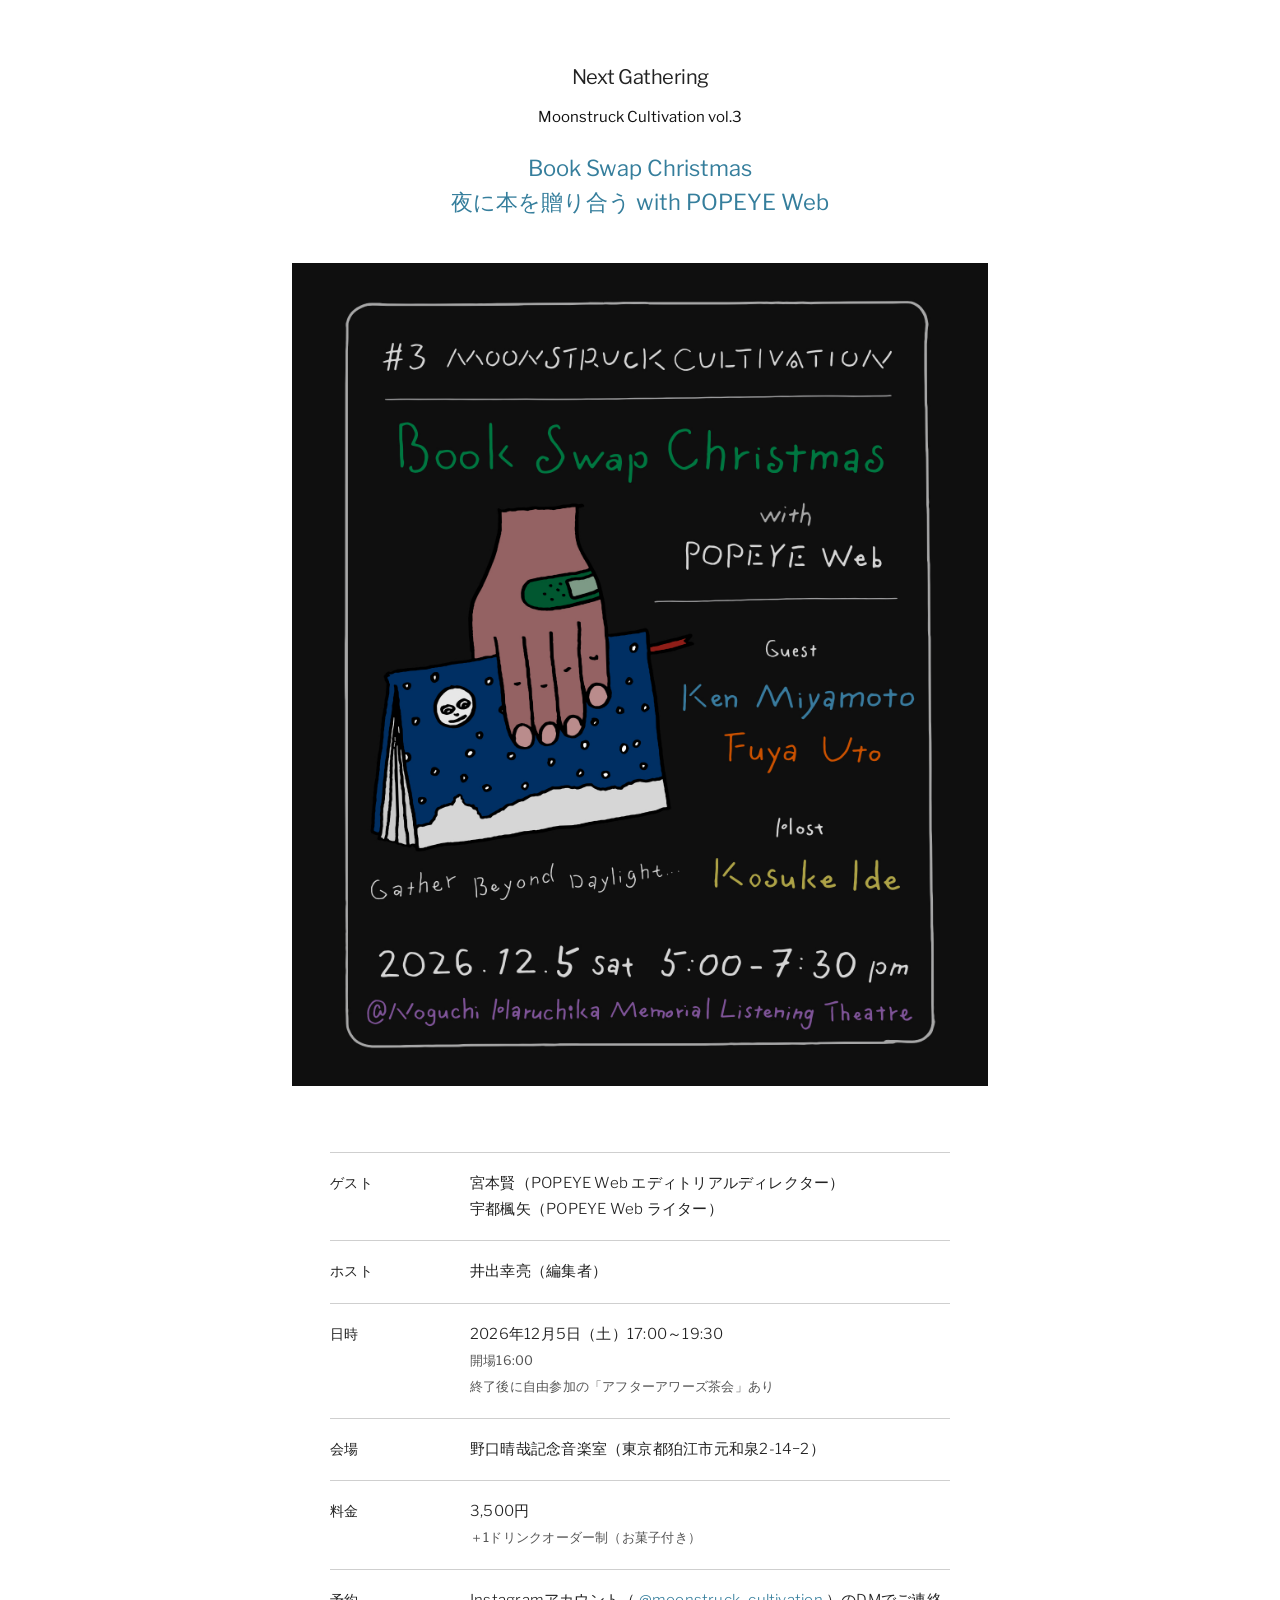
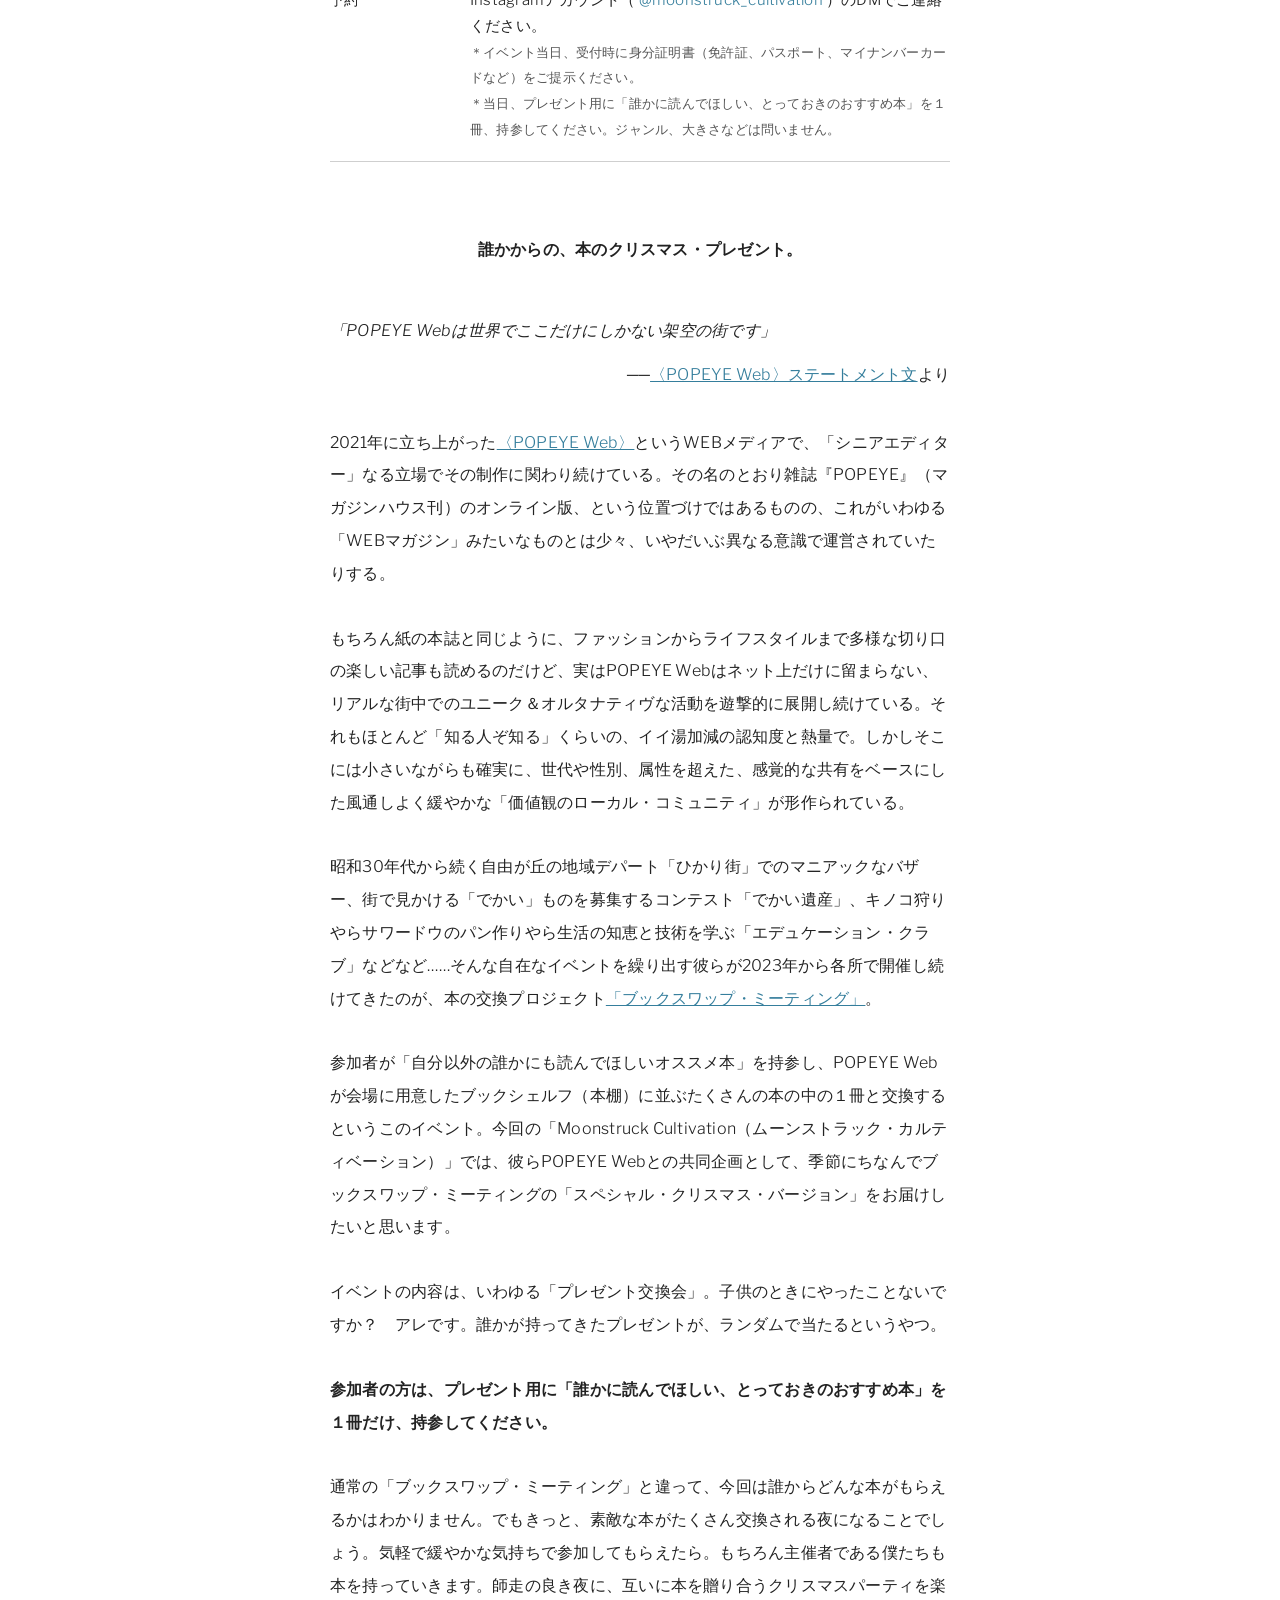
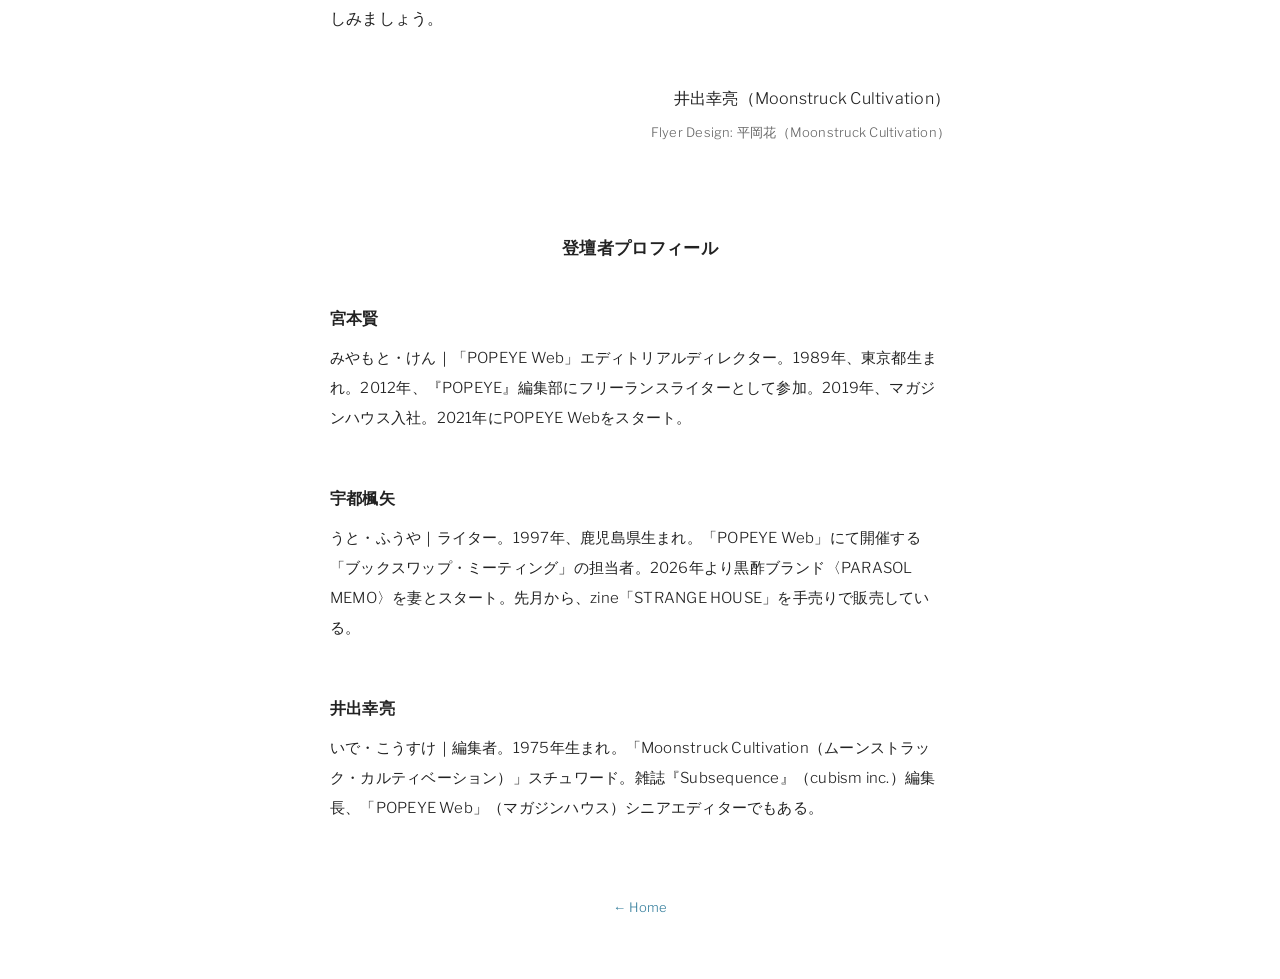
<file: details_03.html>
<!DOCTYPE html>
<html lang="ja">
 <head>
  <meta charset="utf-8"/>
  <meta content="width=device-width, initial-scale=1.0" name="viewport"/>
  <title>
   Book Swap Christmas — Moonstruck Cultivation
  </title>
  <link href="favicon.png" rel="icon" type="image/png"/>
  <link href="https://fonts.googleapis.com" rel="preconnect"/>
  <link crossorigin="" href="https://fonts.gstatic.com" rel="preconnect"/>
  <link href="https://fonts.googleapis.com/css2?family=Libre+Franklin:wght@300;400;500&amp;display=swap" rel="stylesheet"/>
  <link href="style.css" rel="stylesheet"/>
 </head>
 <body>
  <main class="details-page">
   <header class="details-header">
    <h1 class="page-section-title details-title">
     Next Gathering
    </h1>
    <div aria-label="Moonstruck Cultivation vol.3, Book Swap Christmas" class="details-event-heading">
     <p class="details-event-series">
      Moonstruck Cultivation vol.3
     </p>
     <p>
      Book Swap Christmas
     </p>
     <p lang="ja">
      夜に本を贈り合う with POPEYE Web
     </p>
    </div>
   </header>
<img
alt="Moonstruck Cultivation vol.3 Book-Swap-Christmas"
class="event-flyer"
src="/img/Book-Swap-Christmas.jpg"
/>
   <section aria-label="イベント詳細" class="event-copy">
    <section aria-label="開催情報" class="event-information">
     <dl class="event-list">
      <div>
       <dt>
        ゲスト
       </dt>
       <dd>
        宮本賢（POPEYE Web エディトリアルディレクター）<br>
        宇都楓矢（POPEYE Web ライター）
       </dd>
      </div>
      <div>
       <dt>
        ホスト
       </dt>
       <dd>
        井出幸亮（編集者）
       </dd>
      </div>
      <div>
       <dt>
        日時
       </dt>
       <dd>
        2026年12月5日（土）17:00～19:30
        <br/>
        <span>
         開場16:00 
         <br/>
         終了後に自由参加の「アフターアワーズ茶会」あり
        </span>
       </dd>
      </div>
      <div>
       <dt>
        会場
       </dt>
       <dd>
        野口晴哉記念音楽室（東京都狛江市元和泉2-14−2）
       </dd>
      </div>
      <div>
       <dt>
        料金
       </dt>
       <dd>
        3,500円
        <br/>
        <span>
         ＋1ドリンクオーダー制（お菓子付き）
        </span>
       </dd>
      </div>
      <div>
       <dt>
        予約
       </dt>
       <dd>
        Instagramアカウント（
        <a href="https://www.instagram.com/moonstruck_cultivation/" rel="noopener noreferrer" target="_blank">@moonstruck_cultivation</a>
        ）のDMでご連絡ください。
        <br/>
        <span>
         ＊イベント当日、受付時に身分証明書（免許証、パスポート、マイナンバーカードなど）をご提示ください。
         <br/>
         ＊当日、プレゼント用に「誰かに読んでほしい、とっておきのおすすめ本」を１冊、持参してください。ジャンル、大きさなどは問いません。
         <br/>
        </span>
       </dd>
      </div>
     </dl>
    </section>
    <div class="event-description">
     <h2 class="event-description-title">
      誰かからの、本のクリスマス・プレゼント。
     </h2>
     <div class="event-description-quote">
      <p>
       「POPEYE Webは世界でここだけにしかない架空の街です」
      </p>
      <p>
       ──<a href="https://popeyemagazine.jp/about/" rel="noopener noreferrer" target="_blank">〈POPEYE Web〉ステートメント文</a>より
      </p>
     </div>
     <p>
      2021年に立ち上がった<a href="https://popeyemagazine.jp/" rel="noopener noreferrer" target="_blank">〈POPEYE Web〉</a>というWEBメディアで、「シニアエディター」なる立場でその制作に関わり続けている。その名のとおり雑誌『POPEYE』（マガジンハウス刊）のオンライン版、という位置づけではあるものの、これがいわゆる「WEBマガジン」みたいなものとは少々、いやだいぶ異なる意識で運営されていたりする。
     </p>
     <p>
     もちろん紙の本誌と同じように、ファッションからライフスタイルまで多様な切り口の楽しい記事も読めるのだけど、実はPOPEYE Webはネット上だけに留まらない、リアルな街中でのユニーク＆オルタナティヴな活動を遊撃的に展開し続けている。それもほとんど「知る人ぞ知る」くらいの、イイ湯加減の認知度と熱量で。しかしそこには小さいながらも確実に、世代や性別、属性を超えた、感覚的な共有をベースにした風通しよく緩やかな「価値観のローカル・コミュニティ」が形作られている。
     </p>
     <p>
     昭和30年代から続く自由が丘の地域デパート「ひかり街」でのマニアックなバザー、街で見かける「でかい」ものを募集するコンテスト「でかい遺産」、キノコ狩りやらサワードウのパン作りやら生活の知恵と技術を学ぶ「エデュケーション・クラブ」などなど……そんな自在なイベントを繰り出す彼らが2023年から各所で開催し続けてきたのが、本の交換プロジェクト<a href="https://popeyemagazine.jp/post-246131/" rel="noopener noreferrer" target="_blank">「ブックスワップ・ミーティング」</a>。
     </p>
     <p>
     参加者が「自分以外の誰かにも読んでほしいオススメ本」を持参し、POPEYE Webが会場に用意したブックシェルフ（本棚）に並ぶたくさんの本の中の１冊と交換するというこのイベント。今回の「Moonstruck Cultivation（ムーンストラック・カルティベーション）」では、彼らPOPEYE Webとの共同企画として、季節にちなんでブックスワップ・ミーティングの「スペシャル・クリスマス・バージョン」をお届けしたいと思います。
     </p>
     <p>
     イベントの内容は、いわゆる「プレゼント交換会」。子供のときにやったことないですか？　アレです。誰かが持ってきたプレゼントが、ランダムで当たるというやつ。
     </p>
     <p>
     <p class="text-bold">参加者の方は、プレゼント用に「誰かに読んでほしい、とっておきのおすすめ本」を１冊だけ、持参してください。</p>
     </p>
     <p>
     通常の「ブックスワップ・ミーティング」と違って、今回は誰からどんな本がもらえるかはわかりません。でもきっと、素敵な本がたくさん交換される夜になることでしょう。気軽で緩やかな気持ちで参加してもらえたら。もちろん主催者である僕たちも本を持っていきます。師走の良き夜に、互いに本を贈り合うクリスマスパーティを楽しみましょう。
     </p>
     
     <p class="event-description-signature">
      井出幸亮（Moonstruck Cultivation）
      <br/>
      <span style="font-size:13px; color:#666;">
       Flyer Design: 平岡花（Moonstruck Cultivation）
      </span>
     </p>
    </div>
    <section aria-labelledby="profiles-title" class="profiles">
     <h2 id="profiles-title">
      登壇者プロフィール
     </h2>
     <article class="profile">
      <h3>
       宮本賢
      </h3>
      <p>
       みやもと・けん｜「POPEYE Web」エディトリアルディレクター。1989年、東京都生まれ。2012年、『POPEYE』編集部にフリーランスライターとして参加。2019年、マガジンハウス入社。2021年にPOPEYE Webをスタート。
      </p>
     </article>
     <article class="profile">
      <h3>
       宇都楓矢
      </h3>
      <p>
      うと・ふうや｜ライター。1997年、鹿児島県生まれ。「POPEYE Web」にて開催する「ブックスワップ・ミーティング」の担当者。2026年より黒酢ブランド〈PARASOL MEMO〉を妻とスタート。先月から、zine「STRANGE HOUSE」を手売りで販売している。
      </p>
     </article>
     <article class="profile">
      <h3>
       井出幸亮
      </h3>
      <p>
       いで・こうすけ｜編集者。1975年生まれ。「Moonstruck Cultivation（ムーンストラック・カルティベーション）」スチュワード。雑誌『Subsequence』（cubism inc.）編集長、「POPEYE Web」（マガジンハウス）シニアエディターでもある。
      </p>
     </article>
    </section>
   </section>
   <a class="back-link details-back-link" href="index.html">
    ← Home
   </a>
  </main>
 </body>
</html>
</file>
<file: style.css>
/* Moonstruck Cultivation — shared site styles */
:root {
  --text: #222;
  --muted: #666;
  --accent: #357e9c;
  --soldout: #d63333;
}

html {
  background: #fff;
}

a {
  color: var(--accent);
}

* {
  box-sizing: border-box;
}

body {
  margin: 0;
  color: var(--text);
  font-family: "Libre Franklin", -apple-system, BlinkMacSystemFont, "Helvetica Neue", Arial, sans-serif;
  font-weight: 300;
  text-align: center;
}

main {
  width: min(760px, 100%);
  min-height: 100vh;
  margin: 0 auto;
  padding: 3.5vh 20px 24px;
}

.logo {
  display: inline-block;
  margin-bottom: 36px;
}

.logo img {
  display: block;
  width: 336px;
  max-width: 82vw;
  height: auto;
}

.main-nav {
  display: flex;
  flex-direction: column;
  align-items: center;
}

.main-nav > a, .menu-link {
  margin: 0;
  color: var(--accent);
  font-size: 18px;
  font-weight: 700;
  line-height: 1.2;
  text-decoration: none;
  transition: opacity 0.2s;
}

.main-nav > a:hover, .menu-link:hover, .details-link:hover, .back-link:hover {
  opacity: 0.45;
}

.main-nav > a:first-child {
  margin-bottom: 34px;
}

.next-gathering {
  margin: 0 0 34px;
}

.menu-link {
  display: inline-block;
  margin-bottom: 18px;
}

.event-details {
  display: flex;
  flex-direction: column;
  align-items: center;
}

.date {
  margin: 0 0 10px;
  color: var(--accent);
  font-size: 16px;
  line-height: 1.2;
}

h1 {
  margin: 0 0 17px;
  color: var(--accent);
  font-size: 20px;
  font-weight: 300;
  letter-spacing: 0.08em;
  line-height: 1.25;
}

.details-link {
  color: var(--accent);
  font-size: 14px;
  text-decoration: none;
  transition: opacity 0.2s;
}

.main-nav > a:nth-last-child(2) {
  margin-bottom: 28px;
}

footer {
  padding-top: 58px;
  font-size: 14px;
  line-height: 1.6;
}

.language-button {
  padding: 0;
  border: 0;
  background: transparent;
  color: #888;
  font: inherit;
  font-weight: 300;
  cursor: pointer;
  transition: color 0.2s, opacity 0.2s;
}

.language-button:hover {
  opacity: 0.55;
}

.language-button.is-active {
  color: var(--accent);
}

.word-notes p {
  margin: 0 0 5px;
}

.word-notes span {
  color: var(--text);
  font-weight: 600;
}

.about-copy, .venue-section {
  font-size: 17px;
  line-height: 2.15;
  letter-spacing: 0.012em;
}

.about-copy p, .venue-section p {
  margin: 0 0 2.15em;
}

.fields {
  color: #444;
}

.accent-text {
  color: var(--accent);
}

.back-link {
  display: block;
  width: fit-content;
  margin: 104px 0 0;
  color: var(--accent);
  font-size: 13px;
  text-decoration: none;
  transition: opacity 0.2s;
}

@media (max-width: 600px) {
  main {
    padding-top: 4.5vh;
  }

  .logo {
    margin-bottom: 34px;
  }

  .logo img {
    width: 280px;
  }

  .main-nav > a:first-child {
    margin-bottom: 31px;
  }

  .menu-link {
    margin-bottom: 17px;
  }

  .next-gathering {
    margin-bottom: 32px;
  }

  footer {
    padding-top: 52px;
  }

  .about-page {
    padding: 52px 24px 48px;
  }

  .about-header {
    margin-bottom: 58px;
  }

  .about-title {
    font-size: 34px;
  }

  .language-switcher {
    margin-top: 17px;
    font-size: 10px;
  }

  .language-content {
    max-width: 100%;
  }

  .word-notes {
    margin-bottom: 50px;
    font-size: 12px;
    line-height: 1.35;
  }

  .tagline {
    margin-bottom: 56px;
    font-size: 25px;
  }

  .tagline span {
    margin-top: 8px;
    font-size: 14px;
  }

  .about-copy, .venue-section {
    font-size: 16px;
    line-height: 2.08;
  }

  .about-copy p, .venue-section p {
    margin-bottom: 2em;
  }

  .venue-section {
    margin-top: 100px;
  }

  .venue-section h2 {
    margin-bottom: 29px;
    font-size: 13px;
  }

  .back-link {
    margin-top: 84px;
  }
}

.about-page {
  padding: 78px 40px 64px;
  text-align: left;
  width: min(680px, 100%);
  padding-top: 82px;
}

.about-header {
  margin-bottom: 0;
  text-align: center;
}

.language-switcher {
  display: flex;
  align-items: center;
  gap: 4px;
  color: #aaa;
  font-size: 11px;
  letter-spacing: 0.04em;
  line-height: 1;
  justify-content: center;
  margin-top: 18px;
}

.about-logo img {
  display: block;
  width: 500px;
  max-width: 90%;
  height: auto;
  margin: 0 auto;
}

.language-content {
  max-width: 580px;
  margin: 0 auto;
}

.word-notes {
  color: var(--muted);
  font-size: 13px;
  line-height: 1.35;
  margin-bottom: 78px;
  text-align: center;
}

.tagline span {
  display: inline-block;
  margin-top: 10px;
  letter-spacing: 0.01em;
  font-size: 13px;
  font-weight: 400;
}

@media (max-width: 600px) {
  .about-page {
    padding-top: 58px;
  }

  .about-title {
    font-size: 28px;
  }

  .about-logo {
    margin-top: 62px;
    margin-bottom: 72px;
  }

  .about-logo img {
    width: 420px;
  }

  .word-notes {
    margin-bottom: 64px;
  }

  .tagline {
    margin-bottom: 62px;
  }

  .tagline span {
    font-size: 12px;
  }
}

@media (max-width: 600px) {
  .about-title {
    font-size: 22px;
  }

  .about-logo {
    margin-top: 32px;
    margin-bottom: 38px;
  }

  html[lang="ja"] .about-logo {
    margin-bottom: 44px;
  }

  .tagline {
    margin-bottom: 48px;
  }

  .venue-section {
    margin-top: 76px;
  }

  .venue-section h2 {
    margin-bottom: 26px;
    font-size: 15px;
  }
}

.about-title {
  margin: 0;
  color: var(--text);
  font-weight: 400;
  letter-spacing: -0.025em;
  line-height: 1.1;
  text-align: center;
  font-size: 20px;
}

.about-logo {
  margin: 76px auto 88px;
  text-align: center;
  margin-top: 36px !important;
  margin-bottom: 52px !important;
}

html[lang="ja"] .about-logo {
  margin-bottom: 62px !important;
}

.tagline {
  margin: 0 0 68px;
  font-size: 30px;
  font-weight: 600;
  letter-spacing: -0.015em;
  line-height: 1.35;
  color: var(--accent);
  text-align: center;
  margin-bottom: 52px;
}

.venue-section {
  padding-top: 0;
  border-top: 0;
  margin-top: 76px;
}

.venue-section h2 {
  margin: 0 0 34px;
  color: var(--text);
  letter-spacing: 0.03em;
  line-height: 1.5;
  text-align: center;
  margin-bottom: 28px;
  font-size: 17px;
  font-weight: 600;
}

@media (max-width: 600px) {
  .about-title {
    font-size: 19px;
  }

  .about-logo {
    margin-top: 18px !important;
    margin-bottom: 28px !important;
  }

  html[lang="ja"] .about-logo {
    margin-bottom: 36px !important;
  }

  .tagline {
    margin-bottom: 44px;
  }

  .venue-section {
    margin-top: 64px;
  }

  .venue-section h2 {
    margin-bottom: 24px;
    font-size: 16px;
  }
}

.details-page {
  width: min(760px, 100%);
  padding: 66px 32px 64px;
  text-align: center;
}

.details-header {
  margin-bottom: 44px;
}

.details-title {
  margin: 0;
  color: var(--accent);
  font-size: 24px;
  font-weight: 400;
  letter-spacing: 0.075em;
  line-height: 1.25;
}

.flyer-link {
  display: block;
  width: min(660px, 100%);
  margin: 0 auto;
  line-height: 0;
  text-decoration: none;
  transition: opacity 0.2s ease;
}

.flyer-link:hover {
  opacity: 0.9;
}

.event-flyer {
  display: block;
  width: 100%;
  height: auto;
}

.event-information h2 {
  margin: 0 0 40px;
  color: var(--text);
  font-size: 17px;
  font-weight: 600;
  text-align: center;
}

.event-list {
  margin: 0;
}

.details-back-link {
  margin: 76px auto 0;
}

@media (max-width: 600px) {
  .details-page {
    padding: 48px 20px 48px;
  }

  .details-header {
    margin-bottom: 32px;
  }

  .details-title {
    font-size: 20px;
  }

  .event-information {
    margin-top: 56px;
  }

  .event-information h2 {
    margin-bottom: 28px;
  }

  .event-list > div {
    display: block;
    padding: 18px 0;
  }

  .event-list dt {
    margin-bottom: 5px;
    font-size: 13px;
  }

  .event-list dd {
    font-size: 15px;
  }

  .details-back-link {
    margin-top: 60px;
  }
}

.details-event-heading {
  margin-top: 18px;
  text-align: center;
  color: var(--accent);
}

.details-event-heading p {
  margin: 0;
  font-size: clamp(16px, 2vw, 22px);
  line-height: 1.55;
  font-weight: 400;
}

@media (max-width: 640px) {
  .details-event-heading {
    margin-top: 14px;
  }

  .details-event-heading p {
    font-size: 15px;
    line-height: 1.55;
  }
}

.details-event-series, .details-event-date {
  font-size: 13px;
}

.event-copy p {
  margin: 0 0 2em;
}

.event-summary {
  margin-bottom: 68px;
}

.event-summary a {
  color: var(--accent);
  text-underline-offset: 0.18em;
  transition: opacity 0.2s ease;
}

.event-summary a:hover {
  opacity: 0.55;
}

.profile p:last-child {
  margin-bottom: 0;
}

@media (max-width: 600px) {
  .details-event-series, .details-event-date {
    font-size: 12px;
  }

  .event-copy {
    margin-top: 54px;
    font-size: 14px;
    line-height: 1.95;
  }

  .event-summary {
    margin-bottom: 54px;
  }

  .event-description {
    margin-bottom: 66px;
  }

  .profiles h2 {
    margin-bottom: 36px;
    font-size: 16px;
  }

  .profile + .profile {
    margin-top: 52px;
  }

  .profile h3 {
    font-size: 15px;
  }
}

.details-event-heading .details-event-series, .details-event-heading .details-event-date {
  font-size: clamp(12px, 1.45vw, 15px);
  line-height: 1.5;
}

.event-copy {
  color: var(--text);
  font-size: 15px;
  font-weight: 300;
  line-height: 2;
  letter-spacing: 0.015em;
  width: min(620px, 100%);
  margin: 0 auto;
  text-align: left;
}

.event-information {
  margin: 74px auto 0;
  text-align: left;
  width: 100%;
  margin-top: 66px;
}

.event-list > div {
  display: grid;
  grid-template-columns: 110px 1fr;
  column-gap: 30px;
  padding: 18px 0;
  border-top: 1px solid #cfcfcf;
}

.event-list > div:last-child {
  border-bottom: 1px solid #cfcfcf;
}

.event-list dt, .event-list dd {
  margin: 0;
  font-size: 15px;
  line-height: 1.75;
  font-weight: 500;
}

.event-list dt {
  font-weight: 500;
  color: var(--text);
  font-size: 14px;
  letter-spacing: 0.02em;
}

.event-list dd {
  font-weight: 300;
  font-size: 15px;
  line-height: 1.72;
}

.event-list dd span {
  color: #555;
  font-size: 13px;
  font-weight: 400;
}

.event-list a {
  color: var(--accent);
  text-decoration: none;
}

.event-description {
  margin-bottom: 82px;
  margin-top: 72px;
  font-size: 16px;
  line-height: 2.05;
}

.event-description p {
  margin: 0 0 2em;
}

.profiles {
  margin-top: 82px;
}

.profiles h2 {
  color: var(--text);
  letter-spacing: 0.02em;
  margin: 0 0 42px;
  font-size: 17px;
  font-weight: 600;
  text-align: center;
}

.profile + .profile {
  margin-top: 54px;
}

.profile h3 {
  color: var(--text);
  line-height: 1.5;
  margin: 0 0 12px;
  font-size: 16px;
  font-weight: 600;
}

.profile p {
  margin: 0;
  font-size: 15px;
  line-height: 2;
}

@media (max-width: 600px) {
  .details-event-heading .details-event-series, .details-event-heading .details-event-date {
    font-size: 12px;
  }

  .event-information {
    margin-top: 52px;
  }

  .event-list > div {
    display: grid;
    grid-template-columns: 76px 1fr;
    column-gap: 18px;
    padding: 16px 0;
  }

  .event-list dt {
    margin: 0;
    font-size: 12px;
  }

  .event-list dd {
    font-size: 14px;
    line-height: 1.7;
  }

  .event-description {
    margin-top: 58px;
    font-size: 15px;
    line-height: 2;
  }

  .profiles {
    margin-top: 68px;
  }
}

.details-event-heading .details-event-date {
  color: #111;
}

.details-event-heading .details-event-series {
  color: #111;
  margin-bottom: 1.5em;
}

.page-section-title {
  margin: 0;
  color: var(--text);
  font-size: 20px;
  font-weight: 400;
  letter-spacing: -0.025em;
  line-height: 1.1;
  text-align: center;
}

.details-kicker {
  color: var(--text);
  font-size: 13px;
  font-weight: 500;
  letter-spacing: 0.02em;
  margin: 0 0 52px;
}

.archive-page {
  width: min(680px, 100%);
  padding: 78px 40px 64px;
  text-align: left;
}

.archive-header {
  margin-bottom: 72px;
}

.archive-section {
  border-top: 1px solid #d8d8d8;
  padding-top: 22px;
}

.archive-year {
  margin: 0 0 28px;
  color: var(--text);
  font-size: 13px;
  font-weight: 500;
  letter-spacing: 0.02em;
  line-height: 1.4;
}

.archive-list {
  margin: 0;
  padding: 0;
  list-style: none;
}

.archive-item {
  padding: 0 0 28px;
  border-bottom: 1px solid #d8d8d8;
}

.archive-item + .archive-item {
  padding-top: 28px;
}

.archive-item a {
  color: var(--accent);
  text-decoration: none;
  transition: opacity 0.2s ease;
}

.archive-item a:hover {
  opacity: 0.45;
}

.archive-title {
  display: block;
  font-size: 18px;
  font-weight: 400;
  letter-spacing: 0.04em;
  line-height: 1.4;
}

.archive-date {
  display: block;
  margin-top: 7px;
  font-size: 13px;
  line-height: 1.5;
}

@media (max-width: 600px) {
  .page-section-title {
    font-size: 19px;
  }

  .archive-page {
    padding: 52px 24px 48px;
  }

  .archive-header {
    margin-bottom: 54px;
  }

  .details-kicker {
    margin-bottom: 42px;
  }
}

.event-description-quote {
  margin: 0 0 2.2em;
}

.event-description-quote p {
  margin-bottom: 0.7em;
}

.event-description-quote p:last-child {
  text-align: right;
}

.event-description-signature {
  margin-top: 3em !important;
  text-align: right;
}

.event-description-title {
  margin: 0 0 3em;
  color: var(--text);
  font-size: inherit;
  letter-spacing: inherit;
  line-height: inherit;
  text-align: center;
  font-weight: 600;
}

.event-description-quote p:first-child {
  font-style: italic;
}

.soldout {
  color: var(--soldout) !important;
}

.text-bold {
  font-weight: bold;
}

/* Next Gathering 全体をクリック可能にする */
.gathering-link {
display: block;
color: var(--accent);
text-decoration: none;
}

/* リンクに下線を表示しない */
.gathering-link,
.gathering-link,
.gathering-link,
.gathering-link,
.gathering-link {
color: var(--accent);
text-decoration: none;
}

/* Next Gathering内の文字色を統一する */
.gathering-link .menu-link,
.gathering-link .date,
.gathering-link h1,
.gathering-link .details-link {
color: var(--accent);
text-decoration: none;
}
</file>
